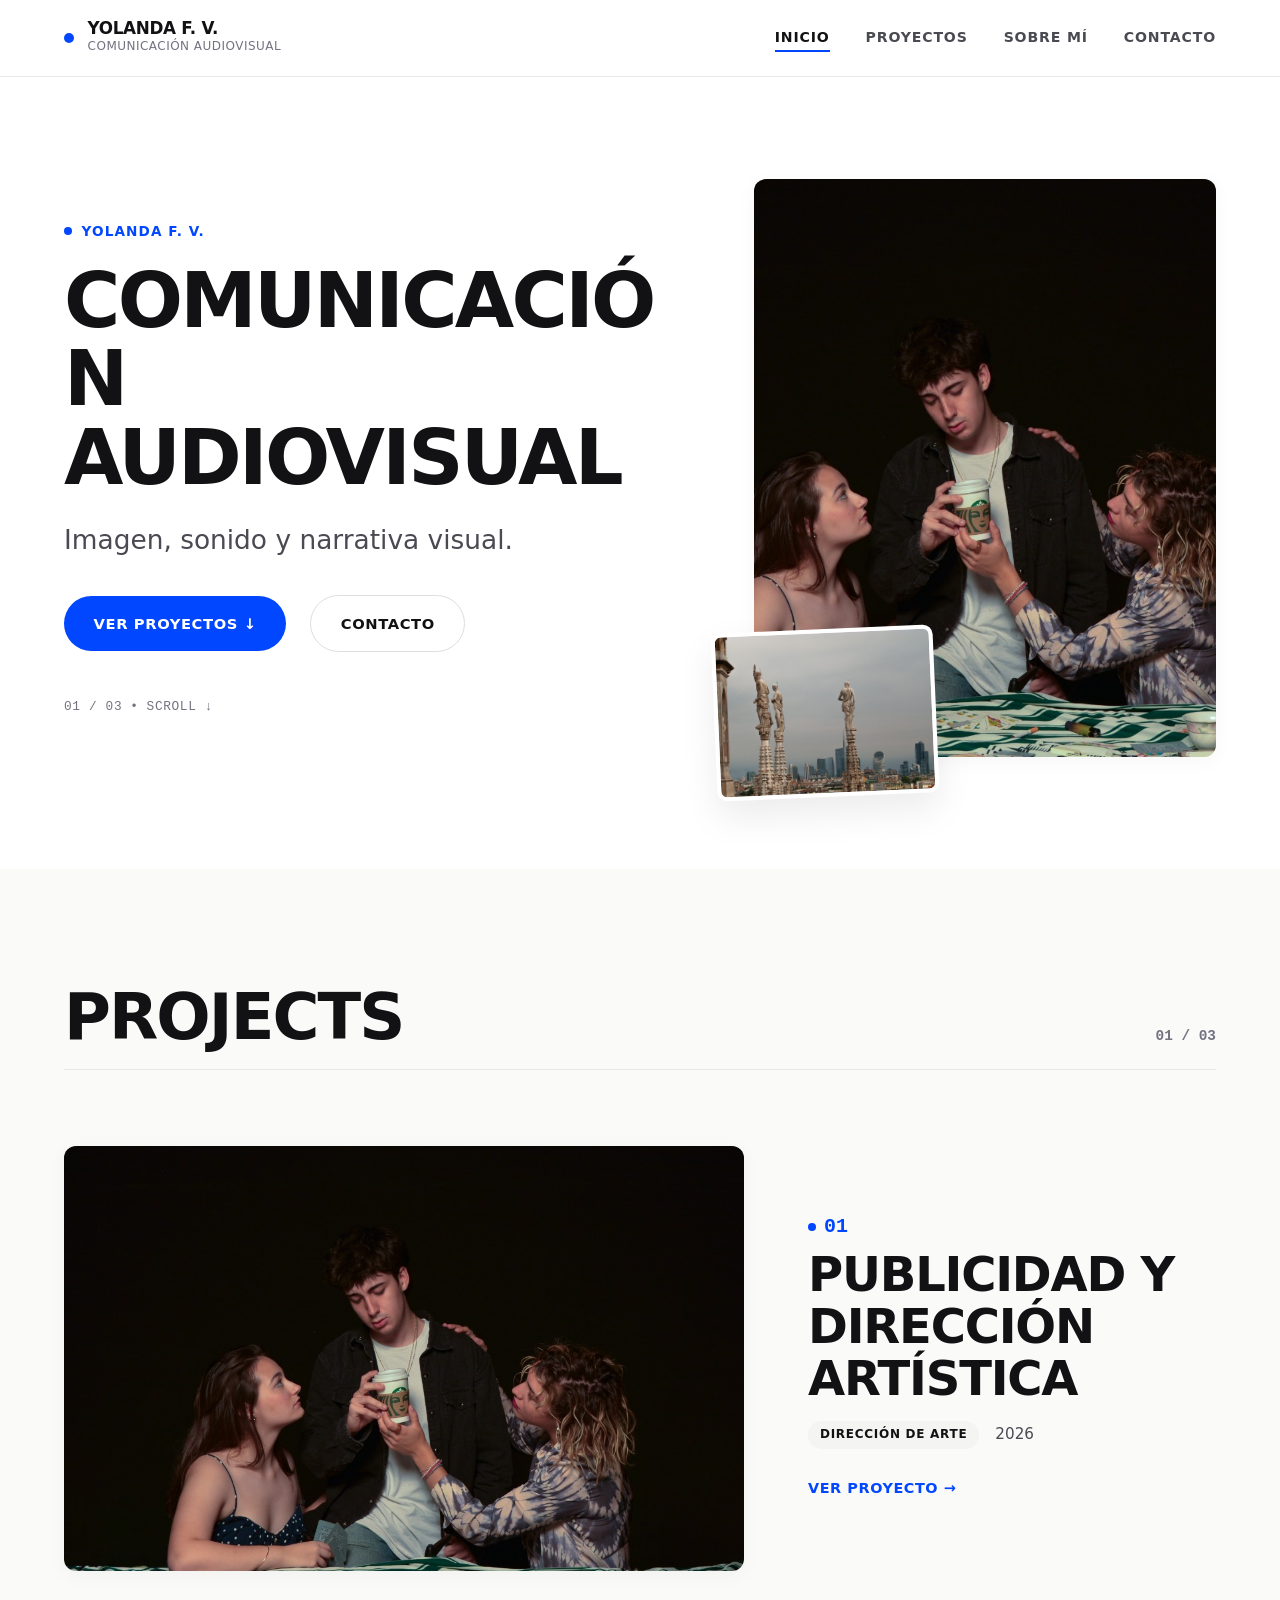
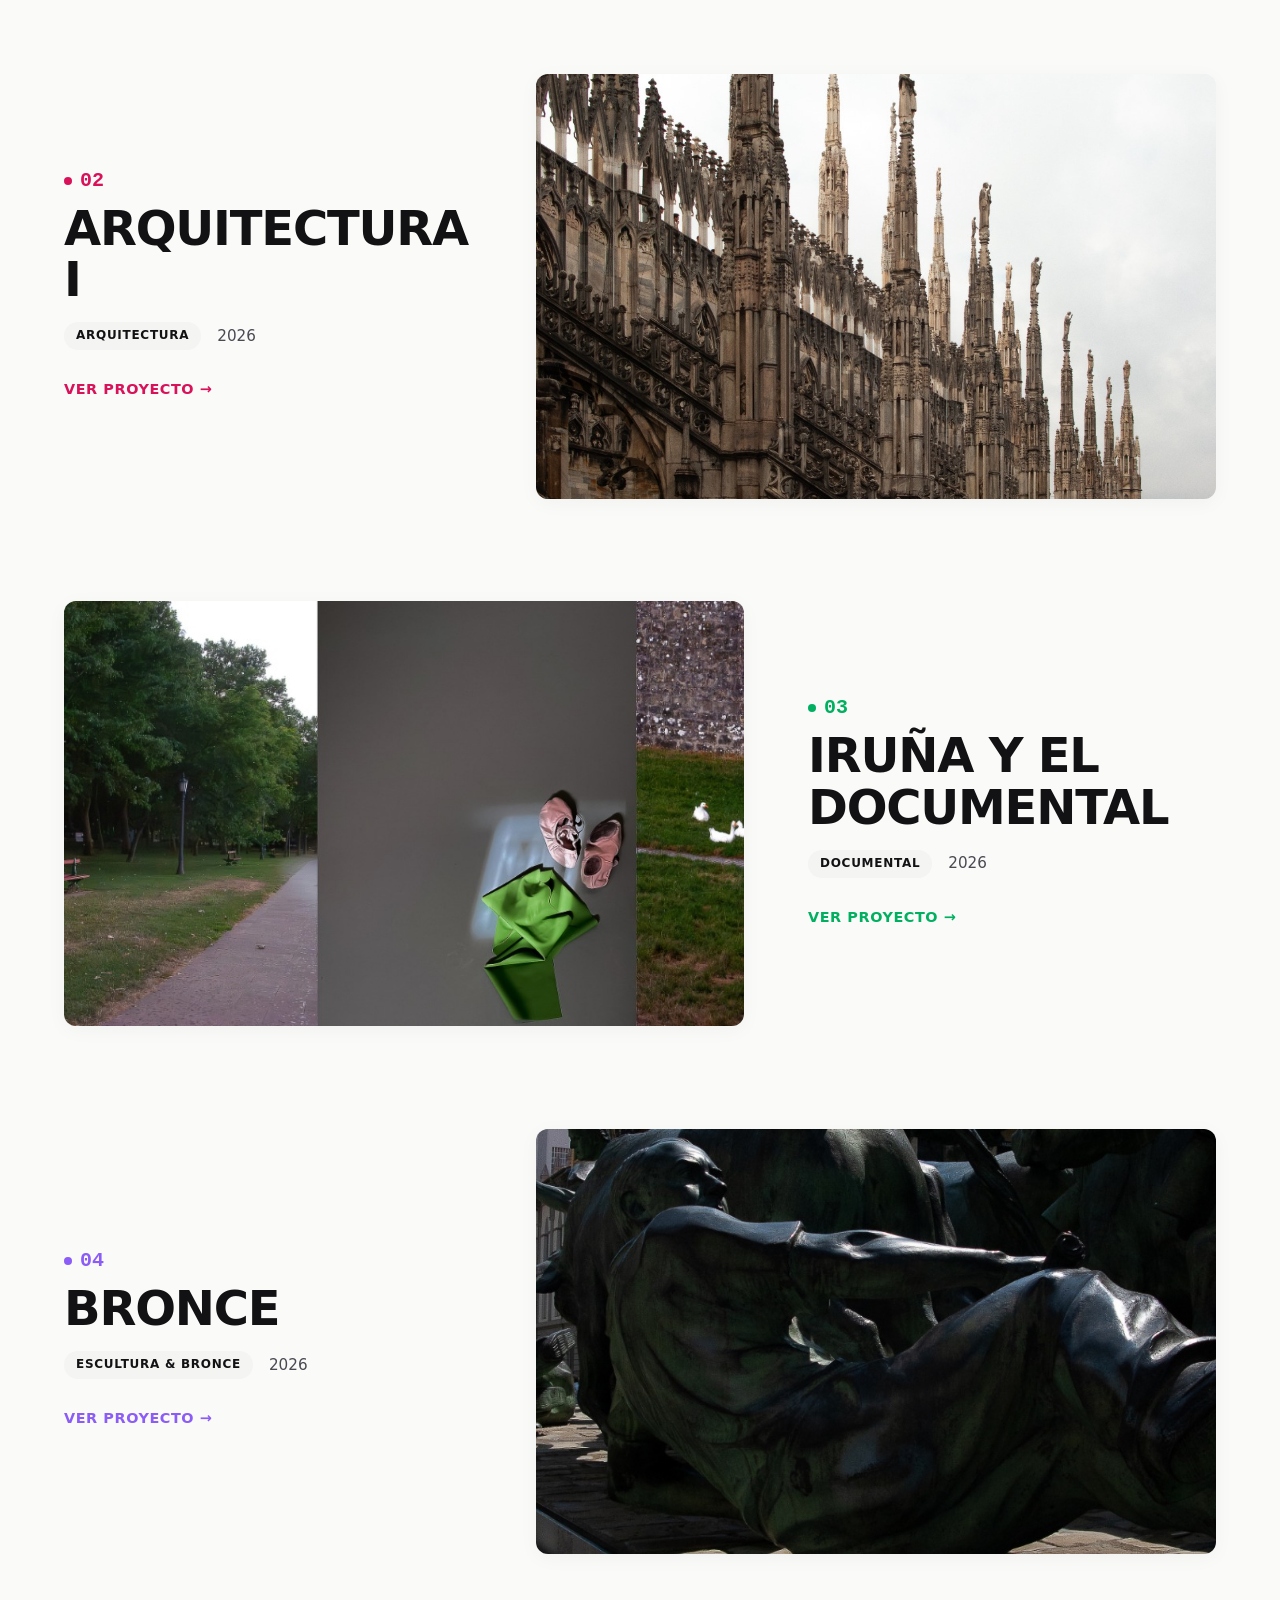
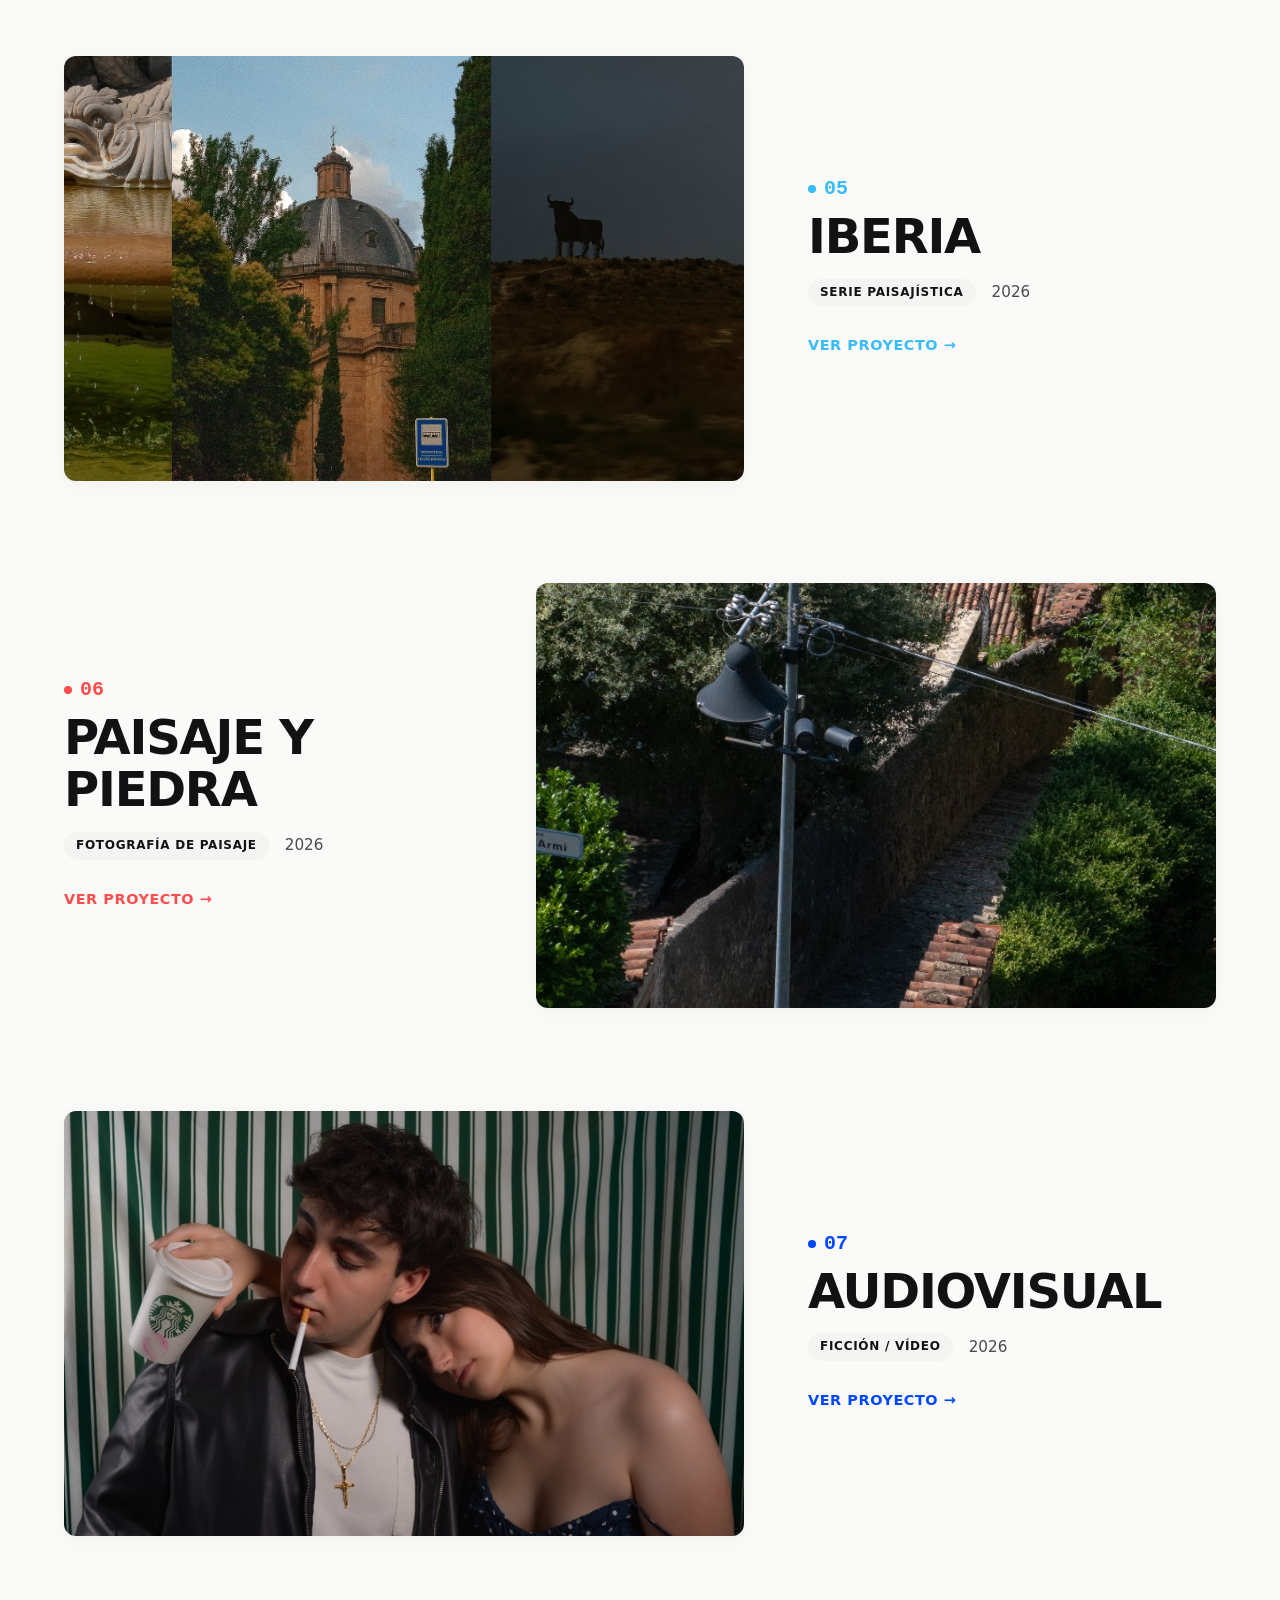
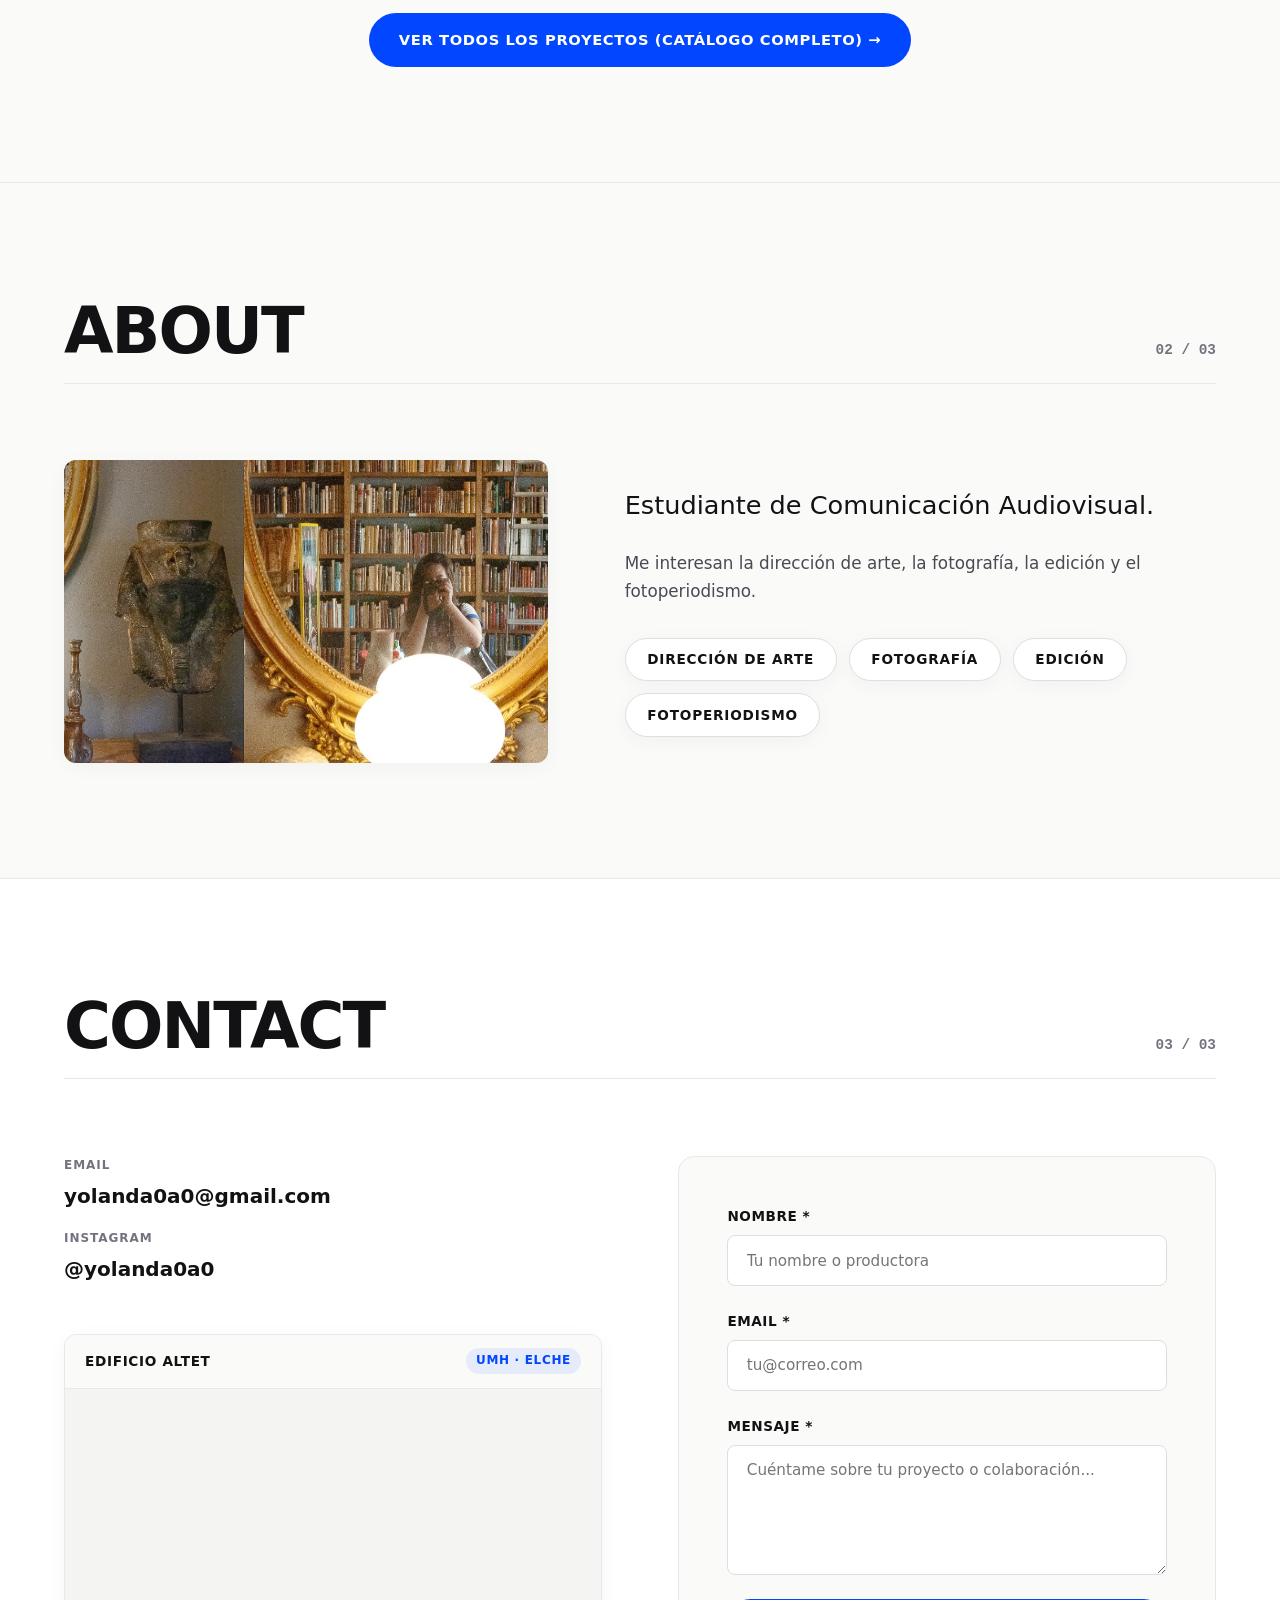
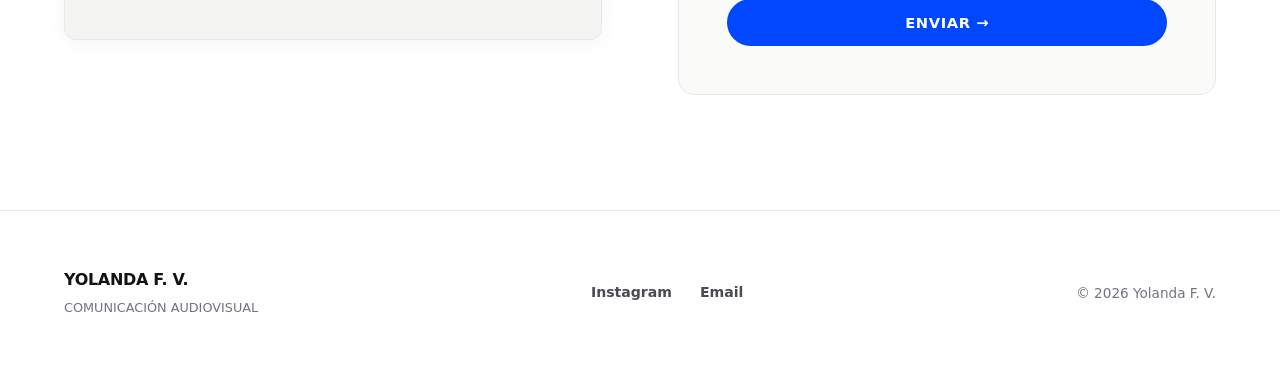
<file: index.html>
<!DOCTYPE html>
<html lang="es">
<head>
  <meta charset="UTF-8">
  <meta name="viewport" content="width=device-width, initial-scale=1.0">
  
  <!-- SEO: Título único y descriptivo -->
  <title>Yolanda F. V. — Comunicación Audiovisual</title>
  
  <!-- SEO: Meta descripción -->
  <meta name="description" content="Portfolio de Comunicación Audiovisual de Yolanda F. V. Dirección de ficción, fotografía, edición y narrativa visual.">
  <meta name="robots" content="index, follow">
  <meta name="author" content="Yolanda F. V.">

  <!-- SEO: URL Canónica -->
  <link rel="canonical" href="./index.html">

  <!-- SEO: Open Graph -->
  <meta property="og:title" content="Yolanda F. V. — Comunicación Audiovisual">
  <meta property="og:description" content="Portfolio editorial y minimalista de Comunicación Audiovisual de Yolanda F. V.">
  <meta property="og:type" content="website">
  <meta property="og:url" content="./index.html">
  <meta property="og:image" content="img/frame-ficcion-estudio.jpg">

  <!-- Favicon sin amarillo -->
  <link rel="icon" type="image/svg+xml" href="img/favicon.svg">

  <!-- Hoja de estilos editorial y minimalista -->
  <link rel="stylesheet" href="css/style.css">
</head>
<body>

  <!-- ACCESIBILIDAD: Enlace de salto rápido -->
  <a href="#contenido-principal" class="skip-link">Saltar al contenido principal</a>

  <!-- ====================================================================
       1. CABECERA & NAVEGACIÓN MINIMALISTA
       ==================================================================== -->
  <header class="site-header">
    <div class="container header-container">
      
      <!-- Marca editorial -->
      <a href="index.html" class="brand" aria-label="Ir a la página de inicio">
        <span class="brand-dot" aria-hidden="true"></span>
        <span class="brand-text">
          <span class="brand-name">Yolanda F. V.</span>
          <span class="brand-role">Comunicación Audiovisual</span>
        </span>
      </a>

      <!-- Botón móvil accesible -->
      <button 
        type="button" 
        class="nav-toggle" 
        id="nav-toggle" 
        aria-controls="nav-menu" 
        aria-expanded="false" 
        aria-label="Abrir menú de navegación">
        <span class="nav-toggle-bar"></span>
        <span class="nav-toggle-bar"></span>
        <span class="nav-toggle-bar"></span>
      </button>

      <!-- Menú principal -->
      <nav aria-label="Navegación principal">
        <ul class="nav-menu" id="nav-menu">
          <li><a href="#inicio" class="nav-link active">INICIO</a></li>
          <li><a href="#proyectos" class="nav-link">PROYECTOS</a></li>
          <li><a href="#sobre-mi" class="nav-link">SOBRE MÍ</a></li>
          <li><a href="#contacto" class="nav-link">CONTACTO</a></li>
        </ul>
      </nav>

    </div>
  </header>

  <!-- CONTENIDO PRINCIPAL -->
  <main id="contenido-principal" tabindex="-1">

    <!-- ====================================================================
         2. HERO (EDITORIAL, LIMPIO, RESPIRADO)
         ==================================================================== -->
    <section id="inicio" class="hero-section" aria-labelledby="hero-title">
      <div class="container">
        
        <div class="hero-grid">
          
          <!-- Columna texto -->
          <div class="hero-content reveal-on-scroll">
            <span class="hero-tag">
              <span class="hero-tag-dot" aria-hidden="true"></span>
              Yolanda F. V.
            </span>

            <h1 id="hero-title" class="hero-title">
              COMUNICACIÓN<br>AUDIOVISUAL
            </h1>

            <p class="hero-lead">
              Imagen, sonido y narrativa visual.
            </p>

            <div class="hero-actions">
              <a href="#proyectos" class="btn-editorial btn-primary">
                VER PROYECTOS ↓
              </a>
              <a href="#contacto" class="btn-editorial btn-secondary">
                CONTACTO
              </a>
            </div>

            <div class="hero-meta-scroll" aria-hidden="true">
              <span>01 / 03</span>
              <span>•</span>
              <span>SCROLL ↓</span>
            </div>
          </div>

          <!-- Columna visual asimétrica -->
          <div class="hero-visual-wrapper reveal-on-scroll">
            <figure class="hero-main-frame">
              <img 
                src="img/frame-ficcion-estudio.jpg" 
                alt="Fotograma cinematográfico de ficción de Yolanda F. V. con tres actores en mesa de estudio" 
                width="800" 
                height="1000" 
                loading="eager">
            </figure>

            <figure class="hero-sub-frame">
              <img 
                src="img/frame-duomo-skyline.jpg" 
                alt="Fotografía de estatuas góticas de catedral con el skyline contemporáneo al fondo" 
                width="400" 
                height="300" 
                loading="lazy">
            </figure>
          </div>

        </div>

      </div>
    </section>

    <!-- ====================================================================
         3. SECCIÓN PROYECTOS (LA MÁS IMPORTANTE // EDITORIAL)
         ==================================================================== -->
    <section id="proyectos" class="section section-alt" aria-labelledby="projects-title">
      <div class="container">
        
        <header class="section-header-editorial reveal-on-scroll">
          <h2 id="projects-title" class="section-title">PROJECTS</h2>
          <span class="section-number">01 / 03</span>
        </header>

        <div class="projects-editorial-list">
          
          <!-- PROYECTO 01 (Azul eléctrico) -->
          <article class="project-item project-color-blue reveal-on-scroll">
            <a href="proyectos.html#proyecto-1" class="project-media" aria-label="Ver proyecto Publicidad y dirección artística">
              <img 
                src="img/frame-ficcion-estudio.jpg" 
                alt="Fotograma de producción publicitaria y dirección artística con composición en estudio" 
                width="800" 
                height="500" 
                loading="lazy">
              <span class="project-hover-pill">VIEW PROJECT →</span>
            </a>
            <div class="project-details">
              <div class="project-num">
                <span class="project-num-dot"></span>
                01
              </div>
              <h3 class="project-heading">PUBLICIDAD Y DIRECCIÓN ARTÍSTICA</h3>
              <div class="project-meta-line">
                <span class="project-category-badge">Dirección de Arte</span>
                <span>2026</span>
              </div>
              <a href="proyectos.html#proyecto-1" class="project-link-action">
                VER PROYECTO →
              </a>
            </div>
          </article>

          <!-- PROYECTO 02 (Magenta) -->
          <article class="project-item project-color-magenta reveal-on-scroll">
            <a href="proyectos.html#proyecto-2" class="project-media" aria-label="Ver proyecto Arquitectura I">
              <img 
                src="img/duomo-agujas.jpg" 
                alt="Fotografía de arquitectura gótica con agujas y pináculos en piedra" 
                width="800" 
                height="500" 
                loading="lazy">
              <span class="project-hover-pill">VIEW PROJECT →</span>
            </a>
            <div class="project-details">
              <div class="project-num">
                <span class="project-num-dot"></span>
                02
              </div>
              <h3 class="project-heading">ARQUITECTURA I</h3>
              <div class="project-meta-line">
                <span class="project-category-badge">Arquitectura</span>
                <span>2026</span>
              </div>
              <a href="proyectos.html#proyecto-2" class="project-link-action">
                VER PROYECTO →
              </a>
            </div>
          </article>

          <!-- PROYECTO 03 (Verde esmeralda) -->
          <article class="project-item project-color-green reveal-on-scroll">
            <a href="proyectos.html#proyecto-3" class="project-media" aria-label="Ver proyecto Iruña y el Documental">
              <img 
                src="img/triptico-01.jpg" 
                alt="Ensayo visual y serie documental en Iruña con tríptico fotográfico" 
                width="800" 
                height="500" 
                loading="lazy">
              <span class="project-hover-pill">VIEW PROJECT →</span>
            </a>
            <div class="project-details">
              <div class="project-num">
                <span class="project-num-dot"></span>
                03
              </div>
              <h3 class="project-heading">IRUÑA Y EL DOCUMENTAL</h3>
              <div class="project-meta-line">
                <span class="project-category-badge">Documental</span>
                <span>2026</span>
              </div>
              <a href="proyectos.html#proyecto-3" class="project-link-action">
                VER PROYECTO →
              </a>
            </div>
          </article>

          <!-- PROYECTO 04 (Lila) -->
          <article class="project-item project-color-lilac reveal-on-scroll">
            <a href="proyectos.html#proyecto-4" class="project-media" aria-label="Ver proyecto Bronce">
              <img 
                src="img/frame-escultura.jpg" 
                alt="Fotografía escultórica en bronce con claroscuro y textura metálica" 
                width="800" 
                height="500" 
                loading="lazy">
              <span class="project-hover-pill">VIEW PROJECT →</span>
            </a>
            <div class="project-details">
              <div class="project-num">
                <span class="project-num-dot"></span>
                04
              </div>
              <h3 class="project-heading">BRONCE</h3>
              <div class="project-meta-line">
                <span class="project-category-badge">Escultura & Bronce</span>
                <span>2026</span>
              </div>
              <a href="proyectos.html#proyecto-4" class="project-link-action">
                VER PROYECTO →
              </a>
            </div>
          </article>

          <!-- PROYECTO 05 (Azul cielo) -->
          <article class="project-item project-color-sky reveal-on-scroll">
            <a href="proyectos.html#proyecto-5" class="project-media" aria-label="Ver proyecto Iberia">
              <img 
                src="img/triptico-03.jpg" 
                alt="Tríptico documental de paisaje ibérico con fuente de agua, cúpula y silueta en el horizonte" 
                width="800" 
                height="500" 
                loading="lazy">
              <span class="project-hover-pill">VIEW PROJECT →</span>
            </a>
            <div class="project-details">
              <div class="project-num">
                <span class="project-num-dot"></span>
                05
              </div>
              <h3 class="project-heading">IBERIA</h3>
              <div class="project-meta-line">
                <span class="project-category-badge">Serie Paisajística</span>
                <span>2026</span>
              </div>
              <a href="proyectos.html#proyecto-5" class="project-link-action">
                VER PROYECTO →
              </a>
            </div>
          </article>

          <!-- PROYECTO 06 (Coral) -->
          <article class="project-item project-color-coral reveal-on-scroll">
            <a href="proyectos.html#proyecto-6" class="project-media" aria-label="Ver proyecto Paisaje y piedra">
              <img 
                src="img/frame-05.jpg" 
                alt="Fotografía de paisaje y piedra en callejón histórico empedrado con muro antiguo" 
                width="800" 
                height="500" 
                loading="lazy">
              <span class="project-hover-pill">VIEW PROJECT →</span>
            </a>
            <div class="project-details">
              <div class="project-num">
                <span class="project-num-dot"></span>
                06
              </div>
              <h3 class="project-heading">PAISAJE Y PIEDRA</h3>
              <div class="project-meta-line">
                <span class="project-category-badge">Fotografía de Paisaje</span>
                <span>2026</span>
              </div>
              <a href="proyectos.html#proyecto-6" class="project-link-action">
                VER PROYECTO →
              </a>
            </div>
          </article>

          <!-- PROYECTO 07 (Azul eléctrico) -->
          <article class="project-item project-color-blue reveal-on-scroll">
            <a href="proyectos.html#proyecto-7" class="project-media" aria-label="Ver proyecto Audiovisual">
              <img 
                src="img/frame-ficcion.jpg" 
                alt="Producción audiovisual y ficción cinematográfica con dirección de Yolanda F. V." 
                width="800" 
                height="500" 
                loading="lazy">
              <span class="project-hover-pill">VIEW PROJECT →</span>
            </a>
            <div class="project-details">
              <div class="project-num">
                <span class="project-num-dot"></span>
                07
              </div>
              <h3 class="project-heading">AUDIOVISUAL</h3>
              <div class="project-meta-line">
                <span class="project-category-badge">Ficción / Vídeo</span>
                <span>2026</span>
              </div>
              <a href="proyectos.html#proyecto-7" class="project-link-action">
                VER PROYECTO →
              </a>
            </div>
          </article>

        </div>

        <div class="projects-cta-center reveal-on-scroll">
          <a href="proyectos.html" class="btn-editorial btn-primary">
            VER TODOS LOS PROYECTOS (CATÁLOGO COMPLETO) →
          </a>
        </div>

      </div>
    </section>

    <!-- ====================================================================
         4. SECCIÓN SOBRE MÍ / ABOUT (2-4 LÍNEAS & ÁREAS CLARAS)
         ==================================================================== -->
    <section id="sobre-mi" class="section about-section" aria-labelledby="about-title">
      <div class="container">
        
        <header class="section-header-editorial reveal-on-scroll">
          <h2 id="about-title" class="section-title">ABOUT</h2>
          <span class="section-number">02 / 03</span>
        </header>

        <div class="about-grid">
          
          <!-- Fotografía personal -->
          <div class="about-photo-wrapper reveal-on-scroll">
            <figure class="about-photo-frame">
              <img 
                src="img/retrato-yolanda.jpg" 
                alt="Autorretrato fotográfico de Yolanda F. V. con cámara en mano reflejada en espejo de biblioteca clásica" 
                width="700" 
                height="440" 
                loading="lazy">
            </figure>
          </div>

          <!-- Texto breve y áreas de interés -->
          <div class="about-content reveal-on-scroll">
            <p class="about-statement">
              Estudiante de Comunicación Audiovisual.
            </p>
            
            <p class="about-brief-text">
              Me interesan la dirección de arte, la fotografía, la edición y el fotoperiodismo.
            </p>

            <div class="about-disciplines-list" role="list" aria-label="Áreas de interés">
              <span class="about-discipline-pill" role="listitem">DIRECCIÓN DE ARTE</span>
              <span class="about-discipline-pill" role="listitem">FOTOGRAFÍA</span>
              <span class="about-discipline-pill" role="listitem">EDICIÓN</span>
              <span class="about-discipline-pill" role="listitem">FOTOPERIODISMO</span>
            </div>
          </div>

        </div>

      </div>
    </section>

    <!-- ====================================================================
         5. SECCIÓN CONTACTO & MAPA (EDIFICIO ALTET · UMH ELCHE)
         ==================================================================== -->
    <section id="contacto" class="section contact-section" aria-labelledby="contact-title">
      <div class="container">
        
        <header class="section-header-editorial reveal-on-scroll">
          <h2 id="contact-title" class="section-title">CONTACT</h2>
          <span class="section-number">03 / 03</span>
        </header>

        <div class="contact-grid">
          
          <!-- Columna canales directos & mapa UMH -->
          <div class="contact-info-col reveal-on-scroll">
            
            <div class="contact-channels-list">
              <div class="contact-channel-item">
                <span class="contact-channel-label">EMAIL</span>
                <a href="mailto:yolanda0a0@gmail.com" class="contact-channel-link">yolanda0a0@gmail.com</a>
              </div>

              <div class="contact-channel-item">
                <span class="contact-channel-label">INSTAGRAM</span>
                <a href="https://instagram.com/yolanda0a0" target="_blank" rel="noopener noreferrer" class="contact-channel-link">@yolanda0a0</a>
              </div>
            </div>

            <!-- Mapa: Edificio Altet (UMH Campus Elche) -->
            <div class="map-embed-wrapper">
              <div class="map-caption">
                <span>EDIFICIO ALTET</span>
                <span class="map-caption-badge">UMH · ELCHE</span>
              </div>
              <iframe 
                class="map-iframe"
                title="Ubicación del Edificio Altet, Universidad Miguel Hernández, Campus de Elche" 
                src="https://maps.google.com/maps?q=38.277199,-0.687946&amp;hl=es&amp;z=17&amp;output=embed" 
                loading="lazy" 
                referrerpolicy="no-referrer-when-downgrade">
              </iframe>
            </div>

          </div>

          <!-- Columna formulario limpio -->
          <div class="contact-form-wrapper reveal-on-scroll">
            <form id="contact-form" class="contact-form-clean" novalidate>
              
              <div class="form-group-clean">
                <label for="nombre" class="form-label-clean">Nombre *</label>
                <input 
                  type="text" 
                  id="nombre" 
                  name="nombre" 
                  class="form-input-clean" 
                  placeholder="Tu nombre o productora" 
                  required 
                  aria-required="true">
              </div>

              <div class="form-group-clean">
                <label for="email" class="form-label-clean">Email *</label>
                <input 
                  type="email" 
                  id="email" 
                  name="email" 
                  class="form-input-clean" 
                  placeholder="tu@correo.com" 
                  required 
                  aria-required="true">
              </div>

              <div class="form-group-clean">
                <label for="mensaje" class="form-label-clean">Mensaje *</label>
                <textarea 
                  id="mensaje" 
                  name="mensaje" 
                  class="form-textarea-clean" 
                  placeholder="Cuéntame sobre tu proyecto o colaboración..." 
                  required 
                  aria-required="true"></textarea>
              </div>

              <div id="form-status" class="form-status-box" role="alert" aria-live="polite"></div>

              <button type="submit" class="btn-editorial btn-primary" style="width: 100%; justify-content: center;">
                ENVIAR →
              </button>

            </form>
          </div>

        </div>

      </div>
    </section>

  </main>

  <!-- ====================================================================
       7. PIE DE PÁGINA (MINIMALISTA)
       ==================================================================== -->
  <footer class="site-footer-minimal">
    <div class="container footer-container">
      
      <div>
        <span class="footer-brand-title">YOLANDA F. V.</span>
        <p style="font-size: 0.8rem; color: var(--text-muted); margin-top: 0.2rem;">
          COMUNICACIÓN AUDIOVISUAL
        </p>
      </div>

      <ul class="footer-social-links" aria-label="Enlaces sociales">
        <li><a href="https://instagram.com/yolanda0a0" target="_blank" rel="noopener noreferrer">Instagram</a></li>
        <li><a href="mailto:yolanda0a0@gmail.com">Email</a></li>
      </ul>

      <div class="footer-copy">
        &copy; <span id="current-year">2026</span> Yolanda F. V.
      </div>

    </div>
  </footer>

  <!-- Script principal vanilla JS -->
  <script src="js/script.js"></script>
</body>
</html>
</file>
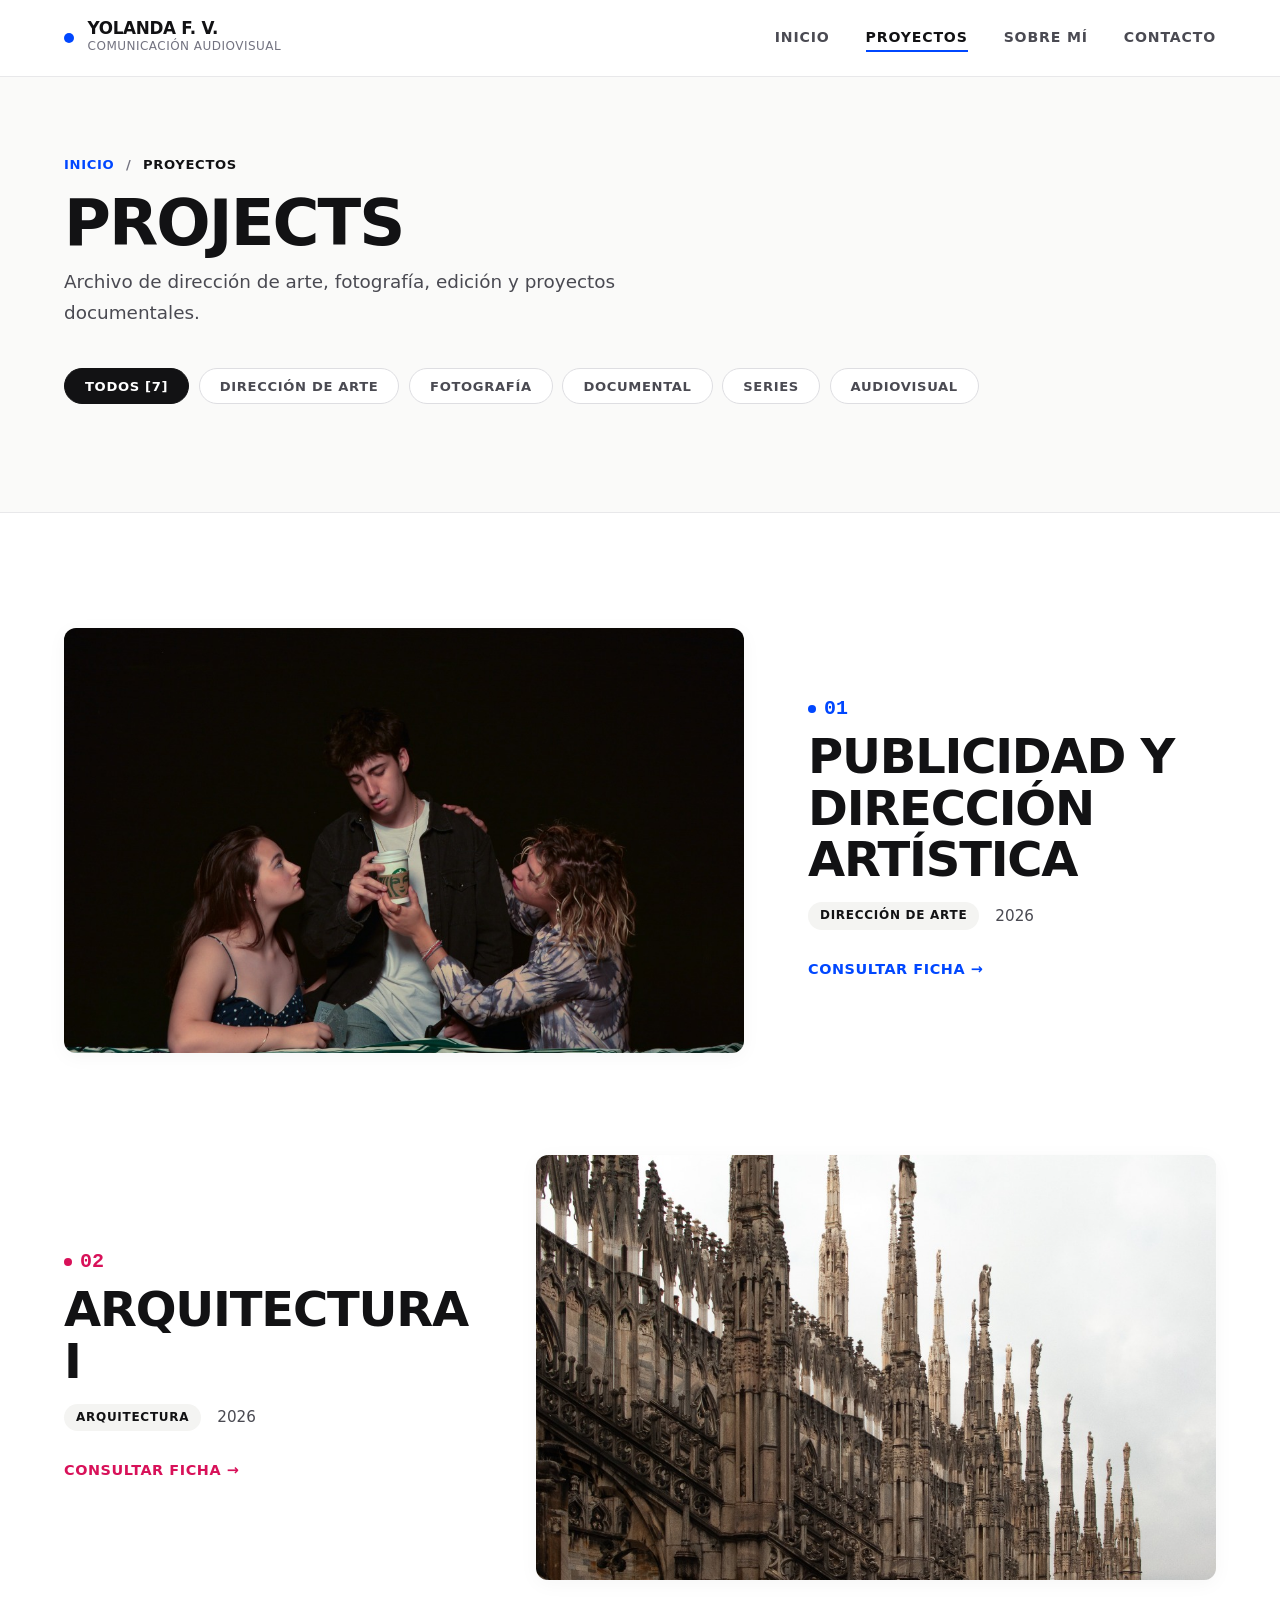
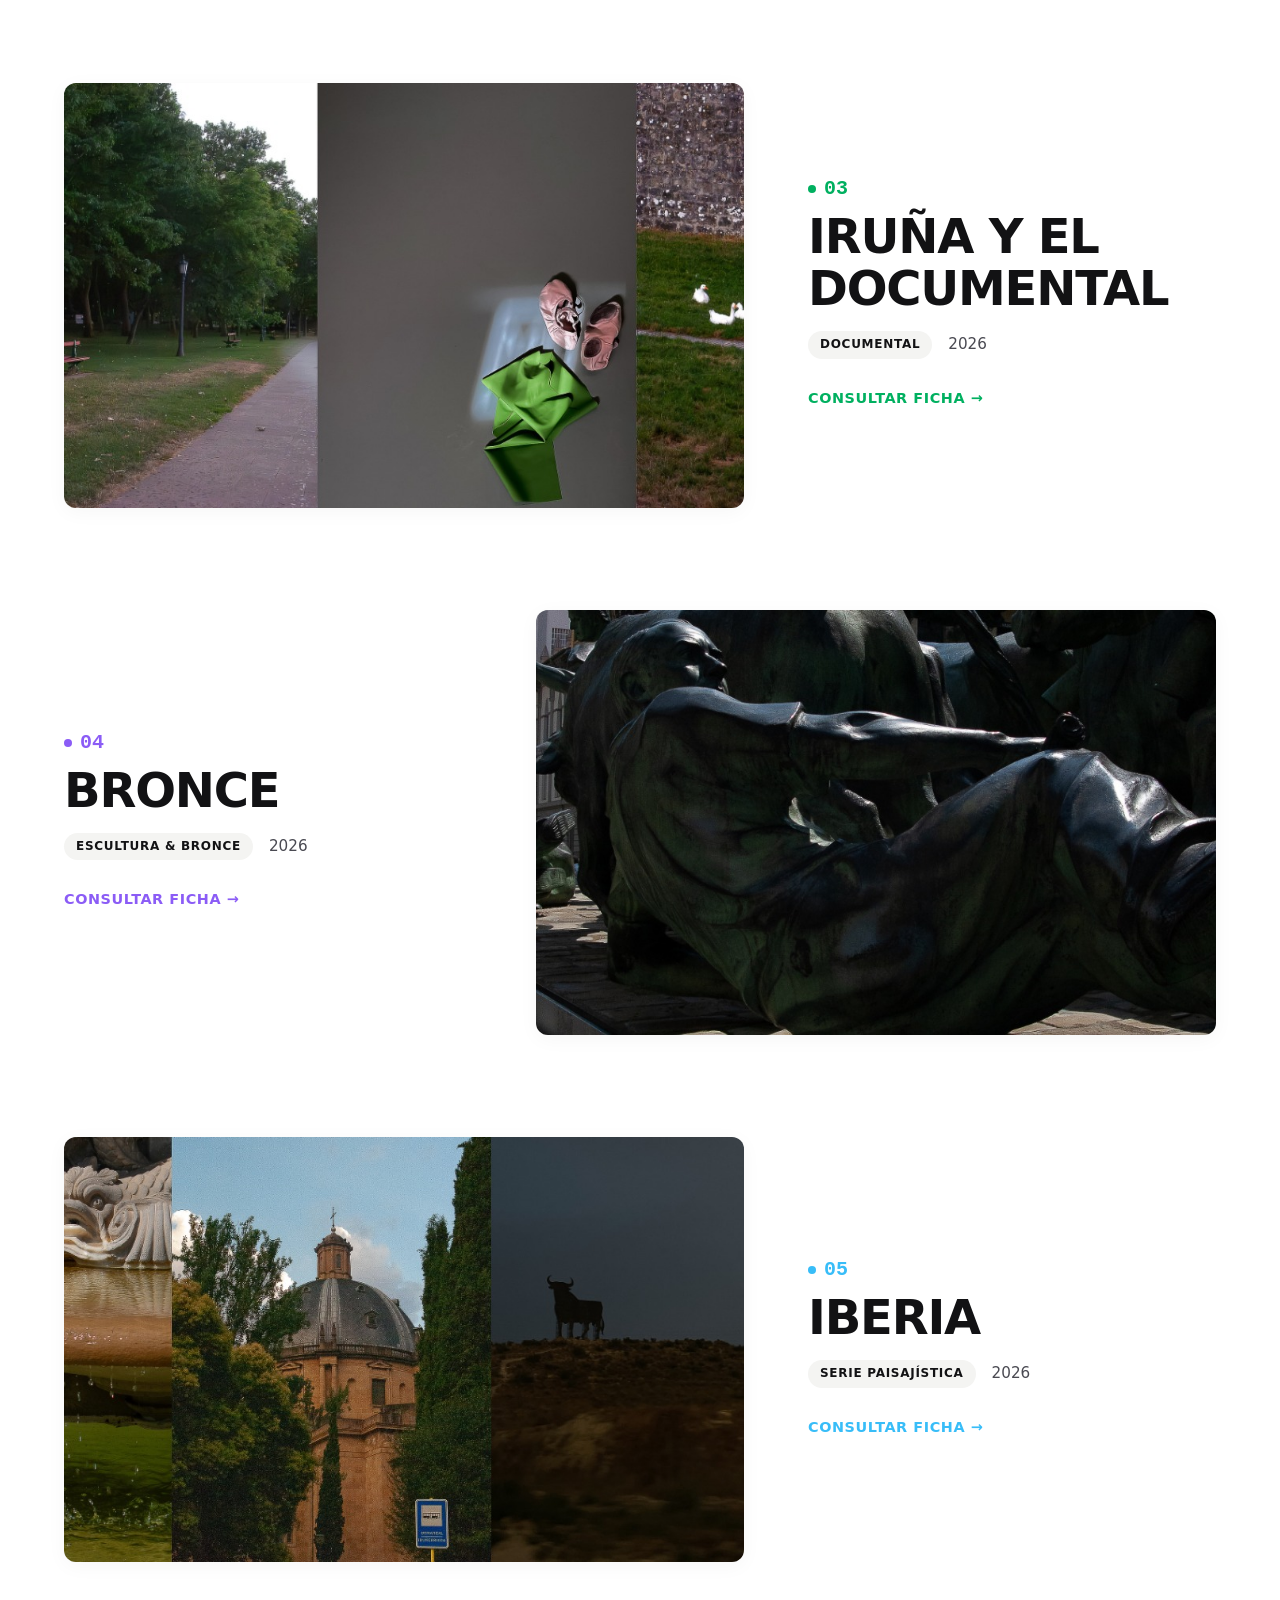
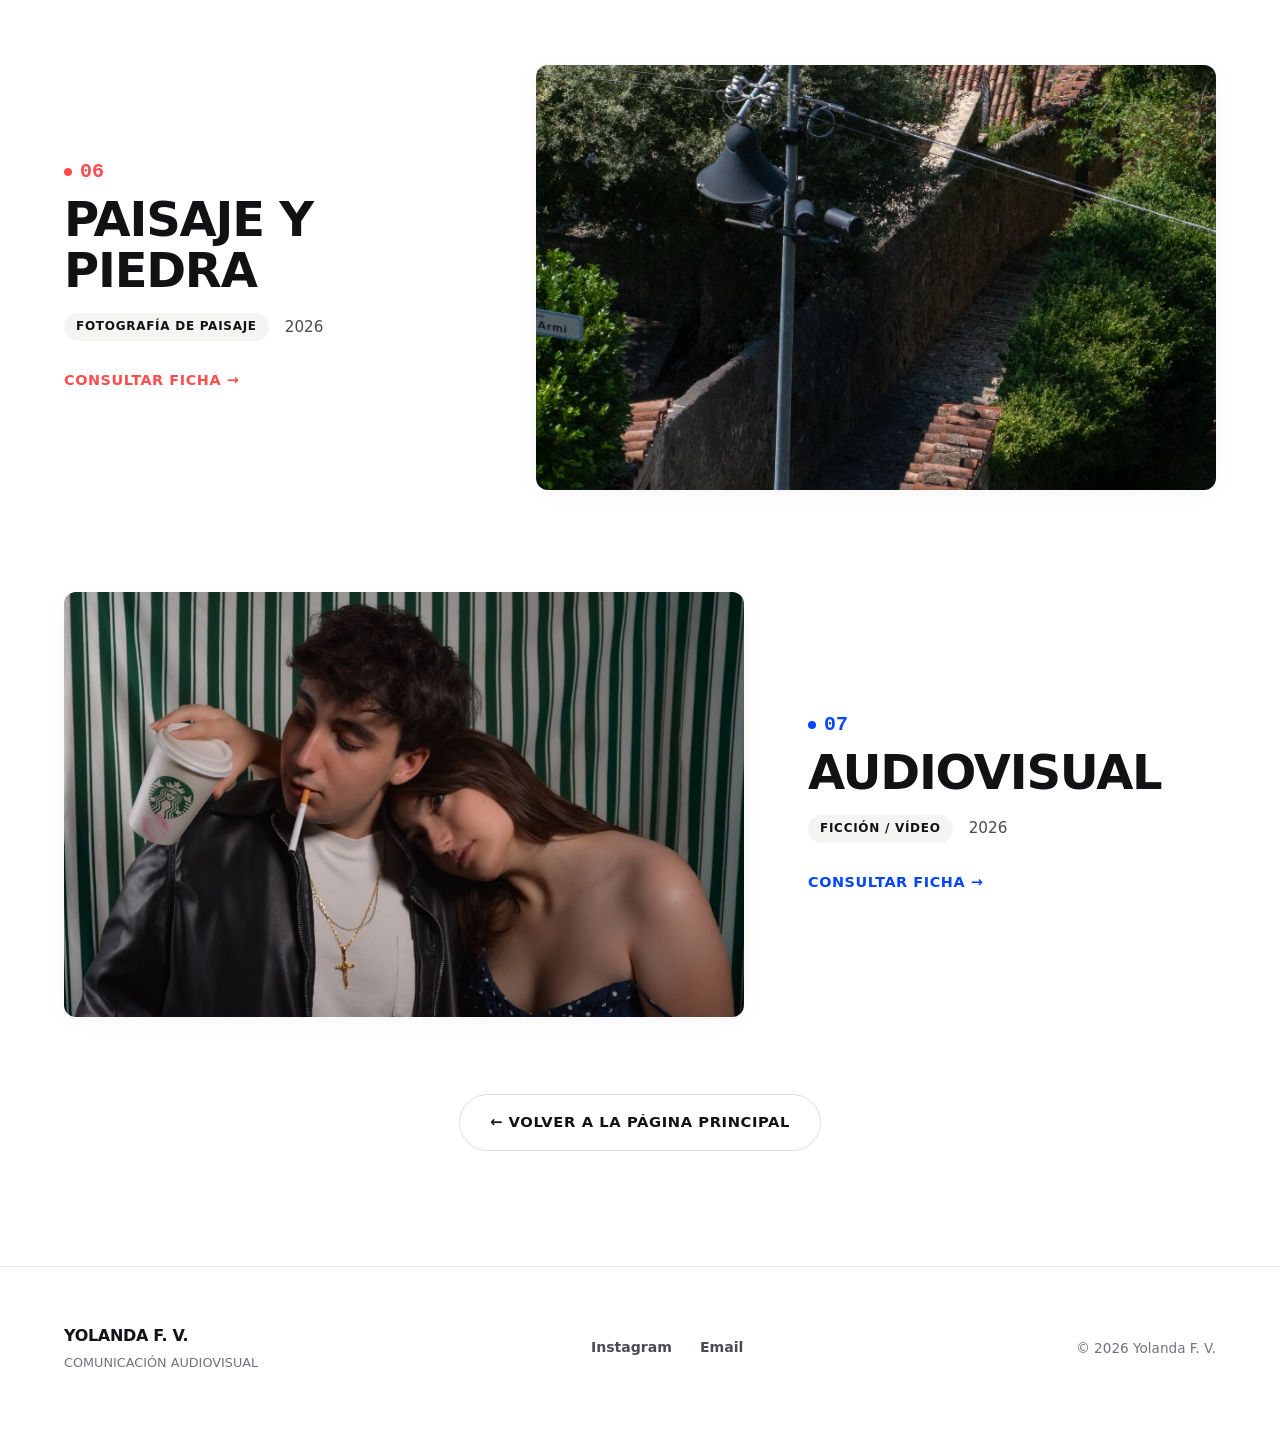
<file: proyectos.html>
<!DOCTYPE html>
<html lang="es">
<head>
  <meta charset="UTF-8">
  <meta name="viewport" content="width=device-width, initial-scale=1.0">
  
  <!-- SEO: Título único y descriptivo -->
  <title>Proyectos — Yolanda F. V. | Comunicación Audiovisual</title>
  
  <!-- SEO: Meta descripción -->
  <meta name="description" content="Catálogo completo de proyectos de ficción, fotografía 35mm, trípticos y patrimonio visual de Yolanda F. V.">
  <meta name="robots" content="index, follow">
  <meta name="author" content="Yolanda F. V.">

  <!-- SEO: URL Canónica -->
  <link rel="canonical" href="./proyectos.html">

  <!-- SEO: Open Graph -->
  <meta property="og:title" content="Proyectos — Yolanda F. V. | Comunicación Audiovisual">
  <meta property="og:description" content="Archivo de proyectos de ficción cinematográfica, fotoperiodismo y ensayos visuales.">
  <meta property="og:type" content="website">
  <meta property="og:url" content="./proyectos.html">
  <meta property="og:image" content="img/frame-ficcion-estudio.jpg">

  <!-- Favicon sin amarillo -->
  <link rel="icon" type="image/svg+xml" href="img/favicon.svg">

  <!-- Hoja de estilos editorial y minimalista -->
  <link rel="stylesheet" href="css/style.css">
</head>
<body>

  <!-- ACCESIBILIDAD: Enlace de salto rápido -->
  <a href="#contenido-principal" class="skip-link">Saltar al catálogo de proyectos</a>

  <!-- ====================================================================
       1. CABECERA & NAVEGACIÓN MINIMALISTA
       ==================================================================== -->
  <header class="site-header">
    <div class="container header-container">
      
      <!-- Marca editorial -->
      <a href="index.html" class="brand" aria-label="Ir a la página de inicio">
        <span class="brand-dot" aria-hidden="true"></span>
        <span class="brand-text">
          <span class="brand-name">Yolanda F. V.</span>
          <span class="brand-role">Comunicación Audiovisual</span>
        </span>
      </a>

      <!-- Botón móvil accesible -->
      <button 
        type="button" 
        class="nav-toggle" 
        id="nav-toggle" 
        aria-controls="nav-menu" 
        aria-expanded="false" 
        aria-label="Abrir menú de navegación">
        <span class="nav-toggle-bar"></span>
        <span class="nav-toggle-bar"></span>
        <span class="nav-toggle-bar"></span>
      </button>

      <!-- Menú principal -->
      <nav aria-label="Navegación principal">
        <ul class="nav-menu" id="nav-menu">
          <li><a href="index.html" class="nav-link">INICIO</a></li>
          <li><a href="proyectos.html" class="nav-link active" aria-current="page">PROYECTOS</a></li>
          <li><a href="index.html#sobre-mi" class="nav-link">SOBRE MÍ</a></li>
          <li><a href="index.html#contacto" class="nav-link">CONTACTO</a></li>
        </ul>
      </nav>

    </div>
  </header>

  <!-- CONTENIDO PRINCIPAL -->
  <main id="contenido-principal" tabindex="-1">

    <!-- ====================================================================
         2. CABECERA DEL CATÁLOGO (LIMPIA, EDITORIAL)
         ==================================================================== -->
    <section class="archive-hero-clean" aria-labelledby="archive-title">
      <div class="container">
        
        <nav class="breadcrumb" aria-label="Ruta de navegación" style="font-size: 0.82rem; font-weight: 600; color: var(--text-muted); margin-bottom: 1rem; text-transform: uppercase; letter-spacing: 0.05em;">
          <a href="index.html" style="color: var(--accent-blue);">INICIO</a>
          <span aria-hidden="true" style="margin: 0 0.4rem;">/</span>
          <span aria-current="page" style="color: var(--text-main);">PROYECTOS</span>
        </nav>

        <h1 id="archive-title" class="section-title" style="margin-bottom: 0.75rem;">
          PROJECTS
        </h1>

        <p style="font-size: 1.15rem; color: var(--text-secondary); max-width: 650px;">
          Archivo de dirección de arte, fotografía, edición y proyectos documentales.
        </p>

        <!-- Filtros minimalistas por categoría -->
        <div class="filter-bar-clean" role="toolbar" aria-label="Filtrar proyectos por disciplina">
          <button type="button" class="filter-btn-clean active" data-filter="all">TODOS [7]</button>
          <button type="button" class="filter-btn-clean" data-filter="arte">DIRECCIÓN DE ARTE</button>
          <button type="button" class="filter-btn-clean" data-filter="fotografia">FOTOGRAFÍA</button>
          <button type="button" class="filter-btn-clean" data-filter="documental">DOCUMENTAL</button>
          <button type="button" class="filter-btn-clean" data-filter="series">SERIES</button>
          <button type="button" class="filter-btn-clean" data-filter="video">AUDIOVISUAL</button>
        </div>

      </div>
    </section>

    <!-- ====================================================================
         3. LISTADO EDITORIAL DE PROYECTOS
         ==================================================================== -->
    <section class="section" aria-labelledby="archive-list-title" style="background-color: var(--bg-primary);">
      <div class="container">
        
        <h2 id="archive-list-title" class="sr-only">Listado de proyectos</h2>

        <div class="projects-editorial-list" id="projects-archive-list">
          
          <!-- PROYECTO 01: PUBLICIDAD Y DIRECCIÓN ARTÍSTICA (Azul eléctrico) -->
          <article class="project-item project-color-blue" id="proyecto-1" data-category="arte">
            <a href="index.html#contacto" class="project-media" aria-label="Consultar proyecto Publicidad y dirección artística">
              <img 
                src="img/frame-ficcion-estudio.jpg" 
                alt="Fotograma de producción publicitaria y dirección artística en estudio" 
                width="800" 
                height="500" 
                loading="lazy">
              <span class="project-hover-pill">VIEW PROJECT →</span>
            </a>
            <div class="project-details">
              <div class="project-num">
                <span class="project-num-dot"></span>
                01
              </div>
              <h3 class="project-heading">PUBLICIDAD Y DIRECCIÓN ARTÍSTICA</h3>
              <div class="project-meta-line">
                <span class="project-category-badge">Dirección de Arte</span>
                <span>2026</span>
              </div>
              <a href="index.html#contacto" class="project-link-action">
                CONSULTAR FICHA →
              </a>
            </div>
          </article>

          <!-- PROYECTO 02: ARQUITECTURA I (Magenta) -->
          <article class="project-item project-color-magenta" id="proyecto-2" data-category="fotografia">
            <a href="index.html#contacto" class="project-media" aria-label="Consultar proyecto Arquitectura I">
              <img 
                src="img/duomo-agujas.jpg" 
                alt="Fotografía de arquitectura gótica con agujas y pináculos en piedra" 
                width="800" 
                height="500" 
                loading="lazy">
              <span class="project-hover-pill">VIEW PROJECT →</span>
            </a>
            <div class="project-details">
              <div class="project-num">
                <span class="project-num-dot"></span>
                02
              </div>
              <h3 class="project-heading">ARQUITECTURA I</h3>
              <div class="project-meta-line">
                <span class="project-category-badge">Arquitectura</span>
                <span>2026</span>
              </div>
              <a href="index.html#contacto" class="project-link-action">
                CONSULTAR FICHA →
              </a>
            </div>
          </article>

          <!-- PROYECTO 03: IRUÑA Y EL DOCUMENTAL (Verde) -->
          <article class="project-item project-color-green" id="proyecto-3" data-category="documental">
            <a href="index.html#contacto" class="project-media" aria-label="Consultar proyecto Iruña y el Documental">
              <img 
                src="img/triptico-01.jpg" 
                alt="Serie documental y fotoperiodismo en Iruña con tríptico fotográfico" 
                width="800" 
                height="500" 
                loading="lazy">
              <span class="project-hover-pill">VIEW PROJECT →</span>
            </a>
            <div class="project-details">
              <div class="project-num">
                <span class="project-num-dot"></span>
                03
              </div>
              <h3 class="project-heading">IRUÑA Y EL DOCUMENTAL</h3>
              <div class="project-meta-line">
                <span class="project-category-badge">Documental</span>
                <span>2026</span>
              </div>
              <a href="index.html#contacto" class="project-link-action">
                CONSULTAR FICHA →
              </a>
            </div>
          </article>

          <!-- PROYECTO 04: BRONCE (Lila) -->
          <article class="project-item project-color-lilac" id="proyecto-4" data-category="fotografia">
            <a href="index.html#contacto" class="project-media" aria-label="Consultar proyecto Bronce">
              <img 
                src="img/frame-escultura.jpg" 
                alt="Fotografía de escultura monumental en bronce en claroscuro" 
                width="800" 
                height="500" 
                loading="lazy">
              <span class="project-hover-pill">VIEW PROJECT →</span>
            </a>
            <div class="project-details">
              <div class="project-num">
                <span class="project-num-dot"></span>
                04
              </div>
              <h3 class="project-heading">BRONCE</h3>
              <div class="project-meta-line">
                <span class="project-category-badge">Escultura & Bronce</span>
                <span>2026</span>
              </div>
              <a href="index.html#contacto" class="project-link-action">
                CONSULTAR FICHA →
              </a>
            </div>
          </article>

          <!-- PROYECTO 05: IBERIA (Azul Cielo) -->
          <article class="project-item project-color-sky" id="proyecto-5" data-category="series">
            <a href="index.html#contacto" class="project-media" aria-label="Consultar proyecto Iberia">
              <img 
                src="img/triptico-03.jpg" 
                alt="Tríptico fotográfico de paisaje ibérico con fuente, cúpula y silueta en el horizonte" 
                width="800" 
                height="500" 
                loading="lazy">
              <span class="project-hover-pill">VIEW PROJECT →</span>
            </a>
            <div class="project-details">
              <div class="project-num">
                <span class="project-num-dot"></span>
                05
              </div>
              <h3 class="project-heading">IBERIA</h3>
              <div class="project-meta-line">
                <span class="project-category-badge">Serie Paisajística</span>
                <span>2026</span>
              </div>
              <a href="index.html#contacto" class="project-link-action">
                CONSULTAR FICHA →
              </a>
            </div>
          </article>

          <!-- PROYECTO 06: PAISAJE Y PIEDRA (Coral) -->
          <article class="project-item project-color-coral" id="proyecto-6" data-category="fotografia">
            <a href="index.html#contacto" class="project-media" aria-label="Consultar proyecto Paisaje y piedra">
              <img 
                src="img/frame-05.jpg" 
                alt="Fotografía de paisaje y piedra en callejón histórico empedrado con muro antiguo" 
                width="800" 
                height="500" 
                loading="lazy">
              <span class="project-hover-pill">VIEW PROJECT →</span>
            </a>
            <div class="project-details">
              <div class="project-num">
                <span class="project-num-dot"></span>
                06
              </div>
              <h3 class="project-heading">PAISAJE Y PIEDRA</h3>
              <div class="project-meta-line">
                <span class="project-category-badge">Fotografía de Paisaje</span>
                <span>2026</span>
              </div>
              <a href="index.html#contacto" class="project-link-action">
                CONSULTAR FICHA →
              </a>
            </div>
          </article>

          <!-- PROYECTO 07: AUDIOVISUAL (Azul eléctrico) -->
          <article class="project-item project-color-blue" id="proyecto-7" data-category="video">
            <a href="index.html#contacto" class="project-media" aria-label="Consultar proyecto Audiovisual">
              <img 
                src="img/frame-ficcion.jpg" 
                alt="Producción audiovisual y ficción cinematográfica con dirección de Yolanda F. V." 
                width="800" 
                height="500" 
                loading="lazy">
              <span class="project-hover-pill">VIEW PROJECT →</span>
            </a>
            <div class="project-details">
              <div class="project-num">
                <span class="project-num-dot"></span>
                07
              </div>
              <h3 class="project-heading">AUDIOVISUAL</h3>
              <div class="project-meta-line">
                <span class="project-category-badge">Ficción / Vídeo</span>
                <span>2026</span>
              </div>
              <a href="index.html#contacto" class="project-link-action">
                CONSULTAR FICHA →
              </a>
            </div>
          </article>

        </div>

        <!-- Botón volver al inicio -->
        <div class="projects-cta-center">
          <a href="index.html" class="btn-editorial btn-secondary">
            ← VOLVER A LA PÁGINA PRINCIPAL
          </a>
        </div>

      </div>
    </section>

  </main>

  <!-- ====================================================================
       4. PIE DE PÁGINA (MINIMALISTA)
       ==================================================================== -->
  <footer class="site-footer-minimal">
    <div class="container footer-container">
      
      <div>
        <span class="footer-brand-title">YOLANDA F. V.</span>
        <p style="font-size: 0.8rem; color: var(--text-muted); margin-top: 0.2rem;">
          COMUNICACIÓN AUDIOVISUAL
        </p>
      </div>

      <ul class="footer-social-links" aria-label="Enlaces sociales">
        <li><a href="https://instagram.com/yolanda0a0" target="_blank" rel="noopener noreferrer">Instagram</a></li>
        <li><a href="mailto:yolanda0a0@gmail.com">Email</a></li>
      </ul>

      <div class="footer-copy">
        &copy; <span id="current-year">2026</span> Yolanda F. V.
      </div>

    </div>
  </footer>

  <!-- Script principal vanilla JS -->
  <script src="js/script.js"></script>
</body>
</html>
</file>
<file: css/style.css>
/* ==========================================================================
   PORTFOLIO EDITORIAL // YOLANDA F. V.
   COMUNICACIÓN AUDIOVISUAL — UNIVERSIDAD MIGUEL HERNÁNDEZ (UMH)
   Diseño: Minimalista, editorial, elegante, limpio y colorido (Fondos claros)
   ========================================================================== */

/* --------------------------------------------------------------------------
   1. VARIABLES DE DISEÑO & PALETA DE COLOR
   -------------------------------------------------------------------------- */
:root {
  /* Fondos claros */
  --bg-primary: #ffffff;
  --bg-secondary: #fafaf9;
  --bg-subtle: #f4f4f2;
  --bg-card: #ffffff;

  /* Tipografía y textos */
  --text-main: #121214;
  --text-secondary: #4a4a52;
  --text-muted: #737380;
  --text-light: #8e8e99;

  /* Paleta cromática sofisticada (Sin amarillo) */
  --accent-blue: #0047ff;      /* Azul eléctrico */
  --accent-sky: #38bdf8;       /* Azul cielo */
  --accent-pink: #ff4081;      /* Rosa vibrante */
  --accent-magenta: #d81159;   /* Magenta */
  --accent-coral: #ff4d4d;     /* Rojo / Coral */
  --accent-green: #00b060;     /* Verde esmeralda */
  --accent-lilac: #8b5cf6;     /* Lila contemporáneo */

  /* Líneas y bordes limpios */
  --border-hairline: #e8e8ea;
  --border-light: #dedee2;
  --border-focus: #0047ff;

  /* Sombras sutiles y elegantes */
  --shadow-subtle: 0 4px 20px rgba(0, 0, 0, 0.04);
  --shadow-hover: 0 16px 36px rgba(0, 0, 0, 0.08);

  /* Tipografías */
  --font-sans: system-ui, -apple-system, BlinkMacSystemFont, "Segoe UI", Roboto, "Helvetica Neue", Arial, sans-serif;
  --font-mono: ui-monospace, SFMono-Regular, "SF Mono", Menlo, Consolas, monospace;

  /* Transiciones */
  --transition-fast: 0.2s cubic-bezier(0.16, 1, 0.3, 1);
  --transition-smooth: 0.35s cubic-bezier(0.16, 1, 0.3, 1);
  --transition-slow: 0.6s cubic-bezier(0.16, 1, 0.3, 1);

  /* Espaciado del contenedor */
  --container-max: 1240px;
}

/* --------------------------------------------------------------------------
   2. RESET & ESTILOS BASE
   -------------------------------------------------------------------------- */
*, *::before, *::after {
  box-sizing: border-box;
  margin: 0;
  padding: 0;
}

html {
  font-size: 16px;
  scroll-behavior: smooth;
  background-color: var(--bg-primary);
  color: var(--text-main);
  -webkit-font-smoothing: antialiased;
  -moz-osx-font-smoothing: grayscale;
}

body {
  font-family: var(--font-sans);
  background-color: var(--bg-primary);
  color: var(--text-main);
  line-height: 1.65;
  overflow-x: hidden;
}

img, video {
  display: block;
  max-width: 100%;
  height: auto;
}

a {
  color: inherit;
  text-decoration: none;
  transition: color var(--transition-fast);
}

button, input, textarea {
  font-family: inherit;
  font-size: inherit;
  border: none;
  outline: none;
  background: none;
}

/* ACCESIBILIDAD: Enlace de salto rápido */
.skip-link {
  position: absolute;
  top: -100px;
  left: 1.5rem;
  background-color: var(--accent-blue);
  color: #ffffff;
  padding: 0.75rem 1.5rem;
  font-weight: 600;
  font-size: 0.9rem;
  z-index: 9999;
  border-radius: 4px;
  transition: top var(--transition-fast);
}

.skip-link:focus {
  top: 1.5rem;
}

/* Foco accesible */
a:focus-visible,
button:focus-visible,
input:focus-visible,
textarea:focus-visible {
  outline: 2px solid var(--accent-blue);
  outline-offset: 3px;
}

/* Contenedor centralizado */
.container {
  width: 90%;
  max-width: var(--container-max);
  margin-left: auto;
  margin-right: auto;
}

/* Ocultar elementos para lectores de pantalla */
.sr-only {
  position: absolute;
  width: 1px;
  height: 1px;
  padding: 0;
  margin: -1px;
  overflow: hidden;
  clip: rect(0, 0, 0, 0);
  white-space: nowrap;
  border: 0;
}

/* --------------------------------------------------------------------------
   3. CABECERA & NAVEGACIÓN MINIMALISTA
   -------------------------------------------------------------------------- */
.site-header {
  position: sticky;
  top: 0;
  background-color: rgba(255, 255, 255, 0.94);
  backdrop-filter: blur(12px);
  -webkit-backdrop-filter: blur(12px);
  border-bottom: 1px solid var(--border-hairline);
  z-index: 1000;
  transition: padding var(--transition-fast), border-color var(--transition-fast);
}

.header-container {
  display: flex;
  align-items: center;
  justify-content: space-between;
  height: 76px;
}

/* Marca / Logotipo editorial */
.brand {
  display: flex;
  align-items: center;
  gap: 0.85rem;
}

.brand-dot {
  width: 10px;
  height: 10px;
  background-color: var(--accent-blue);
  border-radius: 50%;
  display: inline-block;
  flex-shrink: 0;
}

.brand-text {
  display: flex;
  flex-direction: column;
}

.brand-name {
  font-size: 1.05rem;
  font-weight: 800;
  letter-spacing: -0.02em;
  text-transform: uppercase;
  color: var(--text-main);
  line-height: 1.1;
}

.brand-role {
  font-size: 0.75rem;
  font-weight: 500;
  color: var(--text-muted);
  letter-spacing: 0.04em;
  text-transform: uppercase;
}

/* Menú de navegación desktop */
.nav-menu {
  display: flex;
  align-items: center;
  list-style: none;
  gap: 2.25rem;
}

.nav-link {
  font-size: 0.88rem;
  font-weight: 600;
  text-transform: uppercase;
  letter-spacing: 0.06em;
  color: var(--text-secondary);
  position: relative;
  padding: 0.4rem 0;
  transition: color var(--transition-fast);
}

.nav-link::after {
  content: "";
  position: absolute;
  bottom: 0;
  left: 0;
  width: 0;
  height: 2px;
  background-color: var(--accent-blue);
  transition: width var(--transition-smooth);
}

.nav-link:hover {
  color: var(--accent-blue);
}

.nav-link:hover::after,
.nav-link.active::after {
  width: 100%;
}

.nav-link.active {
  color: var(--text-main);
}

/* Botón menú móvil (hamburguesa limpia) */
.nav-toggle {
  display: none;
  flex-direction: column;
  justify-content: center;
  align-items: center;
  width: 44px;
  height: 44px;
  cursor: pointer;
  z-index: 1001;
}

.nav-toggle-bar {
  width: 24px;
  height: 2px;
  background-color: var(--text-main);
  margin: 3px 0;
  transition: transform var(--transition-smooth), opacity var(--transition-smooth);
}

.nav-toggle[aria-expanded="true"] .nav-toggle-bar:nth-child(1) {
  transform: translateY(8px) rotate(45deg);
}

.nav-toggle[aria-expanded="true"] .nav-toggle-bar:nth-child(2) {
  opacity: 0;
}

.nav-toggle[aria-expanded="true"] .nav-toggle-bar:nth-child(3) {
  transform: translateY(-8px) rotate(-45deg);
}

/* --------------------------------------------------------------------------
   4. SECCIÓN HERO (EDITORIAL, LIMPIO, RESPIRADO)
   -------------------------------------------------------------------------- */
.hero-section {
  padding: clamp(3.5rem, 8vw, 6.5rem) 0 clamp(4rem, 9vw, 7rem) 0;
  background-color: var(--bg-primary);
  position: relative;
}

.hero-grid {
  display: grid;
  grid-template-columns: 1.15fr 0.85fr;
  gap: clamp(2.5rem, 5vw, 5rem);
  align-items: center;
}

.hero-content {
  display: flex;
  flex-direction: column;
  gap: 1.25rem;
}

.hero-tag {
  display: inline-flex;
  align-items: center;
  gap: 0.6rem;
  font-size: 0.85rem;
  font-weight: 700;
  letter-spacing: 0.08em;
  text-transform: uppercase;
  color: var(--accent-blue);
}

.hero-tag-dot {
  width: 8px;
  height: 8px;
  border-radius: 50%;
  background-color: var(--accent-blue);
}

.hero-title {
  font-size: clamp(2.4rem, 6vw, 5.2rem);
  font-weight: 900;
  line-height: 1.02;
  letter-spacing: -0.035em;
  text-transform: uppercase;
  color: var(--text-main);
  overflow-wrap: break-word;
  word-break: break-word;
}

.hero-lead {
  font-size: clamp(1.2rem, 2.2vw, 1.65rem);
  font-weight: 400;
  color: var(--text-secondary);
  line-height: 1.45;
  margin-top: 0.25rem;
}

.hero-actions {
  display: flex;
  align-items: center;
  gap: 1.5rem;
  margin-top: 1rem;
}

.btn-editorial {
  display: inline-flex;
  align-items: center;
  gap: 0.5rem;
  padding: 0.95rem 1.85rem;
  font-size: 0.92rem;
  font-weight: 700;
  text-transform: uppercase;
  letter-spacing: 0.04em;
  border-radius: 9999px;
  transition: transform var(--transition-fast), background-color var(--transition-fast), box-shadow var(--transition-fast);
}

.btn-primary {
  background-color: var(--accent-blue);
  color: #ffffff;
}

.btn-primary:hover {
  background-color: #0036cc;
  transform: translateY(-2px);
  box-shadow: 0 10px 25px rgba(0, 71, 255, 0.25);
}

.btn-secondary {
  background-color: transparent;
  color: var(--text-main);
  border: 1px solid var(--border-light);
}

.btn-secondary:hover {
  border-color: var(--text-main);
  transform: translateY(-2px);
}

.hero-meta-scroll {
  font-family: var(--font-mono);
  font-size: 0.8rem;
  color: var(--text-muted);
  letter-spacing: 0.05em;
  display: flex;
  align-items: center;
  gap: 0.5rem;
  margin-top: 1.5rem;
}

/* Composición de imagen Hero editorial */
.hero-visual-wrapper {
  position: relative;
}

.hero-main-frame {
  position: relative;
  border-radius: 12px;
  overflow: hidden;
  box-shadow: var(--shadow-subtle);
  background-color: var(--bg-subtle);
  aspect-ratio: 4 / 5;
  transition: transform var(--transition-smooth);
}

.hero-main-frame:hover {
  transform: scale(1.015);
}

.hero-main-frame img {
  width: 100%;
  height: 100%;
  object-fit: cover;
}

/* Fotografía secundaria desplazada elegante */
.hero-sub-frame {
  position: absolute;
  bottom: -2.5rem;
  left: -2.5rem;
  width: 48%;
  border-radius: 10px;
  overflow: hidden;
  box-shadow: var(--shadow-hover);
  border: 4px solid #ffffff;
  transform: rotate(-2.5deg);
  background-color: var(--bg-subtle);
  transition: transform var(--transition-smooth);
}

.hero-sub-frame:hover {
  transform: rotate(0deg) scale(1.04);
}

.hero-sub-frame img {
  width: 100%;
  aspect-ratio: 4 / 3;
  object-fit: cover;
}

/* --------------------------------------------------------------------------
   5. SECCIÓN PROYECTOS (LA MÁS IMPORTANTE // EDITORIAL & LIMPIA)
   -------------------------------------------------------------------------- */
.section {
  padding: clamp(4.5rem, 9vw, 8rem) 0;
}

.section-alt {
  background-color: var(--bg-secondary);
}

.section-header-editorial {
  display: flex;
  justify-content: space-between;
  align-items: flex-end;
  margin-bottom: clamp(3rem, 6vw, 5rem);
  padding-bottom: 1.25rem;
  border-bottom: 1px solid var(--border-hairline);
}

.section-title {
  font-size: clamp(2.2rem, 5vw, 4rem);
  font-weight: 900;
  text-transform: uppercase;
  letter-spacing: -0.03em;
  color: var(--text-main);
  line-height: 1;
}

.section-number {
  font-family: var(--font-mono);
  font-size: 0.9rem;
  font-weight: 600;
  color: var(--text-muted);
}

/* Lista editorial de proyectos: Asimétrica y con espacio */
.projects-editorial-list {
  display: flex;
  flex-direction: column;
  gap: clamp(4.5rem, 8vw, 7.5rem);
}

.project-item {
  display: grid;
  grid-template-columns: 1.25fr 0.75fr;
  gap: clamp(2rem, 5vw, 4.5rem);
  align-items: center;
}

/* Inversión alternada para ritmo editorial */
.project-item:nth-child(even) {
  grid-template-columns: 0.75fr 1.25fr;
}

.project-item:nth-child(even) .project-media {
  order: 2;
}

.project-item:nth-child(even) .project-details {
  order: 1;
}

/* Contenedor de fotografía de proyecto */
.project-media {
  position: relative;
  border-radius: 12px;
  overflow: hidden;
  background-color: var(--bg-subtle);
  box-shadow: var(--shadow-subtle);
  transition: transform var(--transition-smooth), box-shadow var(--transition-smooth);
}

.project-media img {
  width: 100%;
  aspect-ratio: 16 / 10;
  object-fit: cover;
  transition: transform var(--transition-slow);
}

.project-item:hover .project-media {
  box-shadow: var(--shadow-hover);
  transform: translateY(-4px);
}

.project-item:hover .project-media img {
  transform: scale(1.035);
}

/* Overlay flotante "VIEW PROJECT →" */
.project-hover-pill {
  position: absolute;
  bottom: 1.5rem;
  right: 1.5rem;
  padding: 0.65rem 1.25rem;
  background-color: rgba(255, 255, 255, 0.95);
  backdrop-filter: blur(8px);
  color: var(--text-main);
  font-size: 0.8rem;
  font-weight: 700;
  letter-spacing: 0.04em;
  text-transform: uppercase;
  border-radius: 9999px;
  opacity: 0;
  transform: translateY(8px);
  transition: opacity var(--transition-fast), transform var(--transition-fast);
}

.project-item:hover .project-hover-pill {
  opacity: 1;
  transform: translateY(0);
}

/* Información de proyecto: 01, Título, Categoría, Año */
.project-details {
  display: flex;
  flex-direction: column;
  gap: 0.75rem;
}

.project-num {
  font-family: var(--font-mono);
  font-size: 1.25rem;
  font-weight: 700;
  line-height: 1;
  display: flex;
  align-items: center;
  gap: 0.5rem;
}

.project-num-dot {
  width: 8px;
  height: 8px;
  border-radius: 50%;
  display: inline-block;
}

.project-heading {
  font-size: clamp(2rem, 4vw, 3rem);
  font-weight: 800;
  letter-spacing: -0.025em;
  text-transform: uppercase;
  color: var(--text-main);
  line-height: 1.08;
  transition: color var(--transition-fast);
}

.project-meta-line {
  display: flex;
  align-items: center;
  gap: 1rem;
  font-size: 0.95rem;
  color: var(--text-secondary);
  font-weight: 500;
  margin-top: 0.25rem;
}

.project-category-badge {
  font-size: 0.75rem;
  font-weight: 700;
  text-transform: uppercase;
  letter-spacing: 0.06em;
  padding: 0.25rem 0.75rem;
  border-radius: 9999px;
  background-color: var(--bg-subtle);
  color: var(--text-main);
}

.project-link-action {
  margin-top: 1rem;
  font-size: 0.9rem;
  font-weight: 700;
  letter-spacing: 0.04em;
  text-transform: uppercase;
  display: inline-flex;
  align-items: center;
  gap: 0.4rem;
  transition: gap var(--transition-fast), color var(--transition-fast);
}

.project-link-action:hover {
  gap: 0.75rem;
}

/* Colores específicos por proyecto (Sin amarillo) */
.project-color-blue .project-num { color: var(--accent-blue); }
.project-color-blue .project-num-dot { background-color: var(--accent-blue); }
.project-color-blue:hover .project-heading { color: var(--accent-blue); }
.project-color-blue .project-link-action { color: var(--accent-blue); }

.project-color-magenta .project-num { color: var(--accent-magenta); }
.project-color-magenta .project-num-dot { background-color: var(--accent-magenta); }
.project-color-magenta:hover .project-heading { color: var(--accent-magenta); }
.project-color-magenta .project-link-action { color: var(--accent-magenta); }

.project-color-green .project-num { color: var(--accent-green); }
.project-color-green .project-num-dot { background-color: var(--accent-green); }
.project-color-green:hover .project-heading { color: var(--accent-green); }
.project-color-green .project-link-action { color: var(--accent-green); }

.project-color-lilac .project-num { color: var(--accent-lilac); }
.project-color-lilac .project-num-dot { background-color: var(--accent-lilac); }
.project-color-lilac:hover .project-heading { color: var(--accent-lilac); }
.project-color-lilac .project-link-action { color: var(--accent-lilac); }

.project-color-sky .project-num { color: var(--accent-sky); }
.project-color-sky .project-num-dot { background-color: var(--accent-sky); }
.project-color-sky:hover .project-heading { color: var(--accent-sky); }
.project-color-sky .project-link-action { color: var(--accent-sky); }

.project-color-coral .project-num { color: var(--accent-coral); }
.project-color-coral .project-num-dot { background-color: var(--accent-coral); }
.project-color-coral:hover .project-heading { color: var(--accent-coral); }
.project-color-coral .project-link-action { color: var(--accent-coral); }

/* Botón ver catálogo completo */
.projects-cta-center {
  margin-top: clamp(3rem, 6vw, 5rem);
  text-align: center;
}

/* --------------------------------------------------------------------------
   6. SECCIÓN AUDIOVISUAL / VÍDEO (LIMPIA, PROTAGONISTA)
   -------------------------------------------------------------------------- */
.video-section {
  background-color: var(--bg-primary);
}

.video-player-clean {
  position: relative;
  width: 100%;
  border-radius: 16px;
  overflow: hidden;
  background-color: #000000;
  box-shadow: var(--shadow-hover);
  aspect-ratio: 16 / 9;
}

.video-poster-img {
  width: 100%;
  height: 100%;
  object-fit: cover;
  opacity: 0.92;
  transition: opacity var(--transition-smooth), transform var(--transition-slow);
}

.video-player-clean:hover .video-poster-img {
  opacity: 1;
  transform: scale(1.02);
}

/* Botón central de reproducción minimalista */
.video-play-button {
  position: absolute;
  top: 50%;
  left: 50%;
  transform: translate(-50%, -50%);
  width: 88px;
  height: 88px;
  border-radius: 50%;
  background-color: rgba(255, 255, 255, 0.95);
  backdrop-filter: blur(8px);
  color: var(--text-main);
  display: flex;
  flex-direction: column;
  align-items: center;
  justify-content: center;
  cursor: pointer;
  box-shadow: 0 10px 30px rgba(0, 0, 0, 0.2);
  transition: transform var(--transition-fast), background-color var(--transition-fast), color var(--transition-fast);
}

.video-play-icon {
  font-size: 1.4rem;
  margin-left: 3px;
  line-height: 1;
}

.video-play-text {
  font-size: 0.68rem;
  font-weight: 800;
  letter-spacing: 0.1em;
  margin-top: 2px;
}

.video-player-clean:hover .video-play-button {
  transform: translate(-50%, -50%) scale(1.1);
  background-color: var(--accent-blue);
  color: #ffffff;
}

.video-status-indicator {
  position: absolute;
  bottom: 1.5rem;
  left: 1.5rem;
  font-family: var(--font-mono);
  font-size: 0.75rem;
  color: rgba(255, 255, 255, 0.85);
  background-color: rgba(0, 0, 0, 0.5);
  backdrop-filter: blur(4px);
  padding: 0.35rem 0.85rem;
  border-radius: 9999px;
  letter-spacing: 0.06em;
}

/* --------------------------------------------------------------------------
   7. SECCIÓN SOBRE MÍ / ABOUT (BREVE, ELEGANTE, 2-4 LÍNEAS)
   -------------------------------------------------------------------------- */
.about-section {
  background-color: var(--bg-secondary);
  border-top: 1px solid var(--border-hairline);
  border-bottom: 1px solid var(--border-hairline);
}

.about-grid {
  display: grid;
  grid-template-columns: 0.9fr 1.1fr;
  gap: clamp(2.5rem, 6vw, 6rem);
  align-items: center;
}

.about-photo-frame {
  border-radius: 12px;
  overflow: hidden;
  box-shadow: var(--shadow-subtle);
  background-color: var(--bg-subtle);
  aspect-ratio: 16 / 10;
  transition: transform var(--transition-smooth);
}

.about-photo-frame:hover {
  transform: scale(1.02);
}

.about-photo-frame img {
  width: 100%;
  height: 100%;
  object-fit: cover;
}

.about-content {
  display: flex;
  flex-direction: column;
  gap: 1.5rem;
}

.about-statement {
  font-size: clamp(1.2rem, 2.2vw, 1.6rem);
  font-weight: 500;
  color: var(--text-main);
  line-height: 1.5;
}

.about-brief-text {
  font-size: 1.05rem;
  color: var(--text-secondary);
  line-height: 1.7;
}

/* Áreas de interés limpias (Sin porcentajes, sin barras) */
.about-disciplines-list {
  display: flex;
  flex-wrap: wrap;
  gap: 0.75rem;
  margin-top: 0.5rem;
}

.about-discipline-pill {
  font-size: 0.85rem;
  font-weight: 700;
  letter-spacing: 0.06em;
  text-transform: uppercase;
  padding: 0.6rem 1.35rem;
  border-radius: 9999px;
  background-color: #ffffff;
  color: var(--text-main);
  border: 1px solid var(--border-light);
  box-shadow: var(--shadow-subtle);
  transition: transform var(--transition-fast), border-color var(--transition-fast), color var(--transition-fast);
}

.about-discipline-pill:hover {
  transform: translateY(-2px);
  border-color: var(--accent-blue);
  color: var(--accent-blue);
}

/* --------------------------------------------------------------------------
   8. SECCIÓN CONTACTO & MAPA (EDIFICIO ALTET · UMH ELCHE)
   -------------------------------------------------------------------------- */
.contact-section {
  background-color: var(--bg-primary);
}

.contact-grid {
  display: grid;
  grid-template-columns: 1fr 1fr;
  gap: clamp(2.5rem, 6vw, 6rem);
  align-items: start;
}

/* Columna izquierda: Información directa & Mapa */
.contact-info-col {
  display: flex;
  flex-direction: column;
  gap: 2rem;
}

.contact-channels-list {
  display: flex;
  flex-direction: column;
  gap: 1rem;
}

.contact-channel-item {
  display: flex;
  flex-direction: column;
  gap: 0.25rem;
}

.contact-channel-label {
  font-size: 0.75rem;
  font-weight: 700;
  letter-spacing: 0.08em;
  text-transform: uppercase;
  color: var(--text-muted);
}

.contact-channel-link {
  font-size: 1.25rem;
  font-weight: 700;
  color: var(--text-main);
  transition: color var(--transition-fast);
}

.contact-channel-link:hover {
  color: var(--accent-blue);
}

/* Bloque del Mapa: Edificio Altet (UMH Campus Elche) */
.map-embed-wrapper {
  margin-top: 1rem;
  border-radius: 12px;
  overflow: hidden;
  border: 1px solid var(--border-hairline);
  background-color: var(--bg-subtle);
  box-shadow: var(--shadow-subtle);
}

.map-caption {
  padding: 0.85rem 1.25rem;
  background-color: var(--bg-secondary);
  border-bottom: 1px solid var(--border-hairline);
  display: flex;
  justify-content: space-between;
  align-items: center;
  font-size: 0.85rem;
  font-weight: 700;
  letter-spacing: 0.05em;
  color: var(--text-main);
}

.map-caption-badge {
  font-size: 0.75rem;
  color: var(--accent-blue);
  background-color: rgba(0, 71, 255, 0.08);
  padding: 0.2rem 0.6rem;
  border-radius: 9999px;
}

.map-iframe {
  width: 100%;
  height: 250px;
  border: none;
  display: block;
}

/* Columna derecha: Formulario limpio */
.contact-form-clean {
  display: flex;
  flex-direction: column;
  gap: 1.5rem;
  background-color: var(--bg-secondary);
  padding: clamp(2rem, 4vw, 3rem);
  border-radius: 16px;
  border: 1px solid var(--border-hairline);
}

.form-group-clean {
  display: flex;
  flex-direction: column;
  gap: 0.5rem;
}

.form-label-clean {
  font-size: 0.85rem;
  font-weight: 700;
  letter-spacing: 0.04em;
  text-transform: uppercase;
  color: var(--text-main);
}

.form-input-clean,
.form-textarea-clean {
  width: 100%;
  padding: 0.95rem 1.15rem;
  border-radius: 8px;
  background-color: #ffffff;
  border: 1px solid var(--border-light);
  color: var(--text-main);
  font-size: 0.95rem;
  transition: border-color var(--transition-fast), box-shadow var(--transition-fast);
}

.form-input-clean:focus,
.form-textarea-clean:focus {
  border-color: var(--accent-blue);
  box-shadow: 0 0 0 3px rgba(0, 71, 255, 0.12);
}

.form-textarea-clean {
  resize: vertical;
  min-height: 130px;
}

.form-status-box {
  padding: 0.85rem 1.15rem;
  border-radius: 8px;
  font-size: 0.9rem;
  font-weight: 600;
  display: none;
}

.form-status-box.success {
  display: block;
  background-color: rgba(0, 176, 96, 0.1);
  color: #007a42;
  border: 1px solid rgba(0, 176, 96, 0.25);
}

.form-status-box.error {
  display: block;
  background-color: rgba(216, 17, 89, 0.1);
  color: var(--accent-magenta);
  border: 1px solid rgba(216, 17, 89, 0.25);
}

/* --------------------------------------------------------------------------
   9. PIE DE PÁGINA (MINIMALISTA)
   -------------------------------------------------------------------------- */
.site-footer-minimal {
  padding: 3.5rem 0;
  border-top: 1px solid var(--border-hairline);
  background-color: var(--bg-primary);
  font-size: 0.88rem;
  color: var(--text-muted);
}

.footer-container {
  display: flex;
  justify-content: space-between;
  align-items: center;
  flex-wrap: wrap;
  gap: 1.5rem;
}

.footer-brand-title {
  font-size: 1rem;
  font-weight: 800;
  letter-spacing: -0.02em;
  text-transform: uppercase;
  color: var(--text-main);
}

.footer-social-links {
  display: flex;
  align-items: center;
  gap: 1.75rem;
  list-style: none;
}

.footer-social-links a {
  font-weight: 600;
  color: var(--text-secondary);
  transition: color var(--transition-fast);
}

.footer-social-links a:hover {
  color: var(--accent-blue);
}

.footer-copy {
  font-size: 0.85rem;
  color: var(--text-muted);
}

/* --------------------------------------------------------------------------
   10. PÁGINA CATÁLOGO (proyectos.html) CON FILTROS ELEGANTES
   -------------------------------------------------------------------------- */
.archive-hero-clean {
  padding: clamp(3rem, 6vw, 5rem) 0 clamp(2rem, 4vw, 3.5rem) 0;
  border-bottom: 1px solid var(--border-hairline);
  background-color: var(--bg-secondary);
}

.filter-bar-clean {
  display: flex;
  flex-wrap: wrap;
  gap: 0.6rem;
  margin: 2.5rem 0 3.5rem 0;
}

.filter-btn-clean {
  padding: 0.6rem 1.25rem;
  border-radius: 9999px;
  background-color: #ffffff;
  border: 1px solid var(--border-light);
  font-size: 0.82rem;
  font-weight: 700;
  letter-spacing: 0.05em;
  text-transform: uppercase;
  color: var(--text-secondary);
  cursor: pointer;
  transition: all var(--transition-fast);
}

.filter-btn-clean:hover {
  border-color: var(--accent-blue);
  color: var(--accent-blue);
}

.filter-btn-clean.active {
  background-color: var(--text-main);
  border-color: var(--text-main);
  color: #ffffff;
}

.project-item.is-hidden {
  display: none !important;
}

/* --------------------------------------------------------------------------
   11. ANIMACIONES & RESPONSIVE DESIGN
   -------------------------------------------------------------------------- */
.reveal-on-scroll {
  opacity: 0;
  transform: translateY(20px);
  transition: opacity 0.5s ease-out, transform 0.5s ease-out;
}

.reveal-on-scroll.is-visible {
  opacity: 1;
  transform: translateY(0);
}

@media (prefers-reduced-motion: reduce) {
  *, *::before, *::after {
    animation-duration: 0.01ms !important;
    animation-iteration-count: 1 !important;
    transition-duration: 0.01ms !important;
    scroll-behavior: auto !important;
  }
  .reveal-on-scroll {
    opacity: 1 !important;
    transform: none !important;
  }
}

/* Responsive: Tablets y pantallas medianas (<= 992px) */
@media (max-width: 992px) {
  .hero-grid {
    grid-template-columns: 1fr;
    gap: 3.5rem;
  }

  .hero-sub-frame {
    bottom: -1.5rem;
    left: 1rem;
    width: 44%;
  }

  .project-item,
  .project-item:nth-child(even) {
    grid-template-columns: 1fr;
    gap: 1.75rem;
  }

  .project-item:nth-child(even) .project-media {
    order: 1;
  }

  .project-item:nth-child(even) .project-details {
    order: 2;
  }

  .about-grid {
    grid-template-columns: 1fr;
    gap: 2.5rem;
  }

  .contact-grid {
    grid-template-columns: 1fr;
    gap: 3.5rem;
  }
}

/* Responsive: Móviles (<= 768px) */
@media (max-width: 768px) {
  .header-container {
    height: 68px;
  }

  .nav-toggle {
    display: flex;
  }

  .nav-menu {
    position: fixed;
    top: 68px;
    left: 0;
    width: 100%;
    background-color: rgba(255, 255, 255, 0.98);
    backdrop-filter: blur(16px);
    -webkit-backdrop-filter: blur(16px);
    flex-direction: column;
    align-items: flex-start;
    padding: 2.5rem 1.75rem;
    gap: 1.75rem;
    border-bottom: 1px solid var(--border-hairline);
    transform: translateY(-120%);
    opacity: 0;
    pointer-events: none;
    transition: transform var(--transition-smooth), opacity var(--transition-smooth);
    box-shadow: 0 20px 40px rgba(0, 0, 0, 0.06);
  }

  .nav-menu.is-active {
    transform: translateY(0);
    opacity: 1;
    pointer-events: auto;
  }

  .nav-link {
    font-size: 1.15rem;
    width: 100%;
  }

  .hero-title {
    font-size: clamp(1.85rem, 8.8vw, 3.2rem);
  }

  .footer-container {
    flex-direction: column;
    align-items: flex-start;
    gap: 1.25rem;
  }
}
</file>
